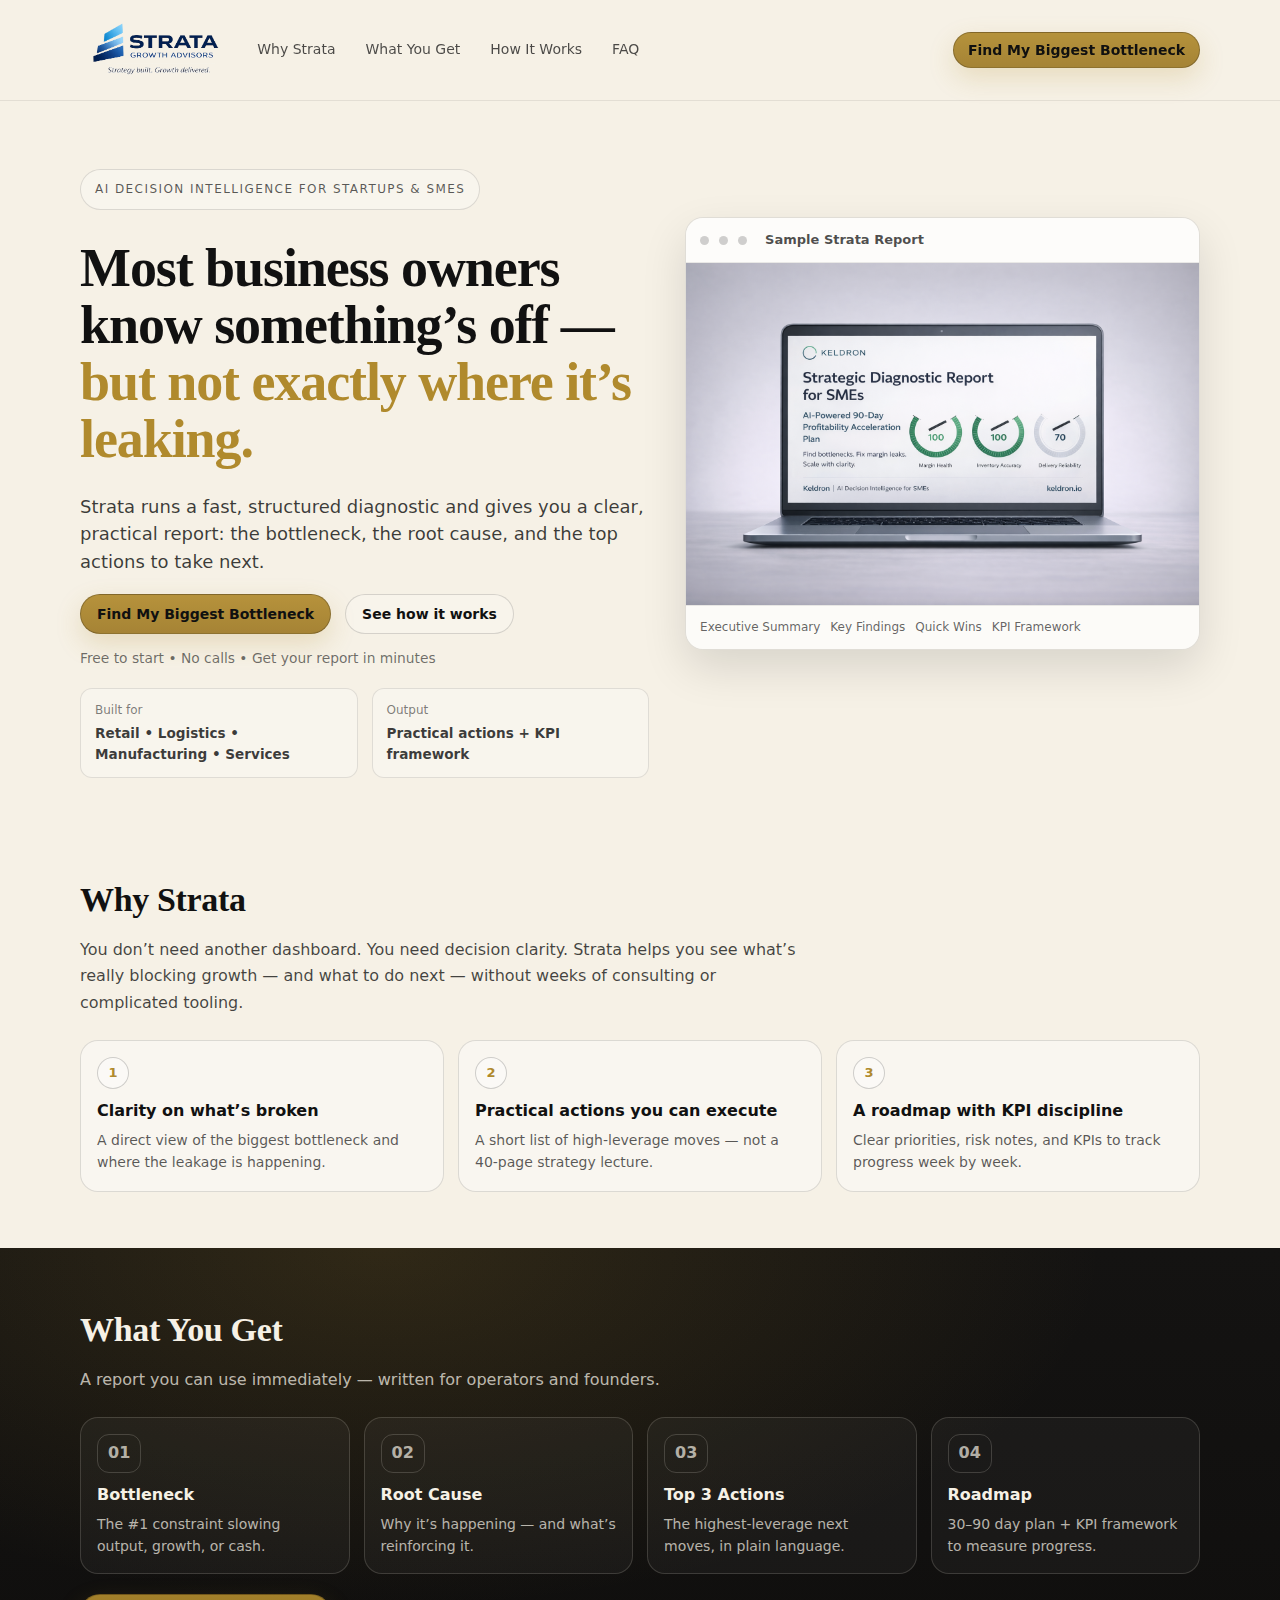
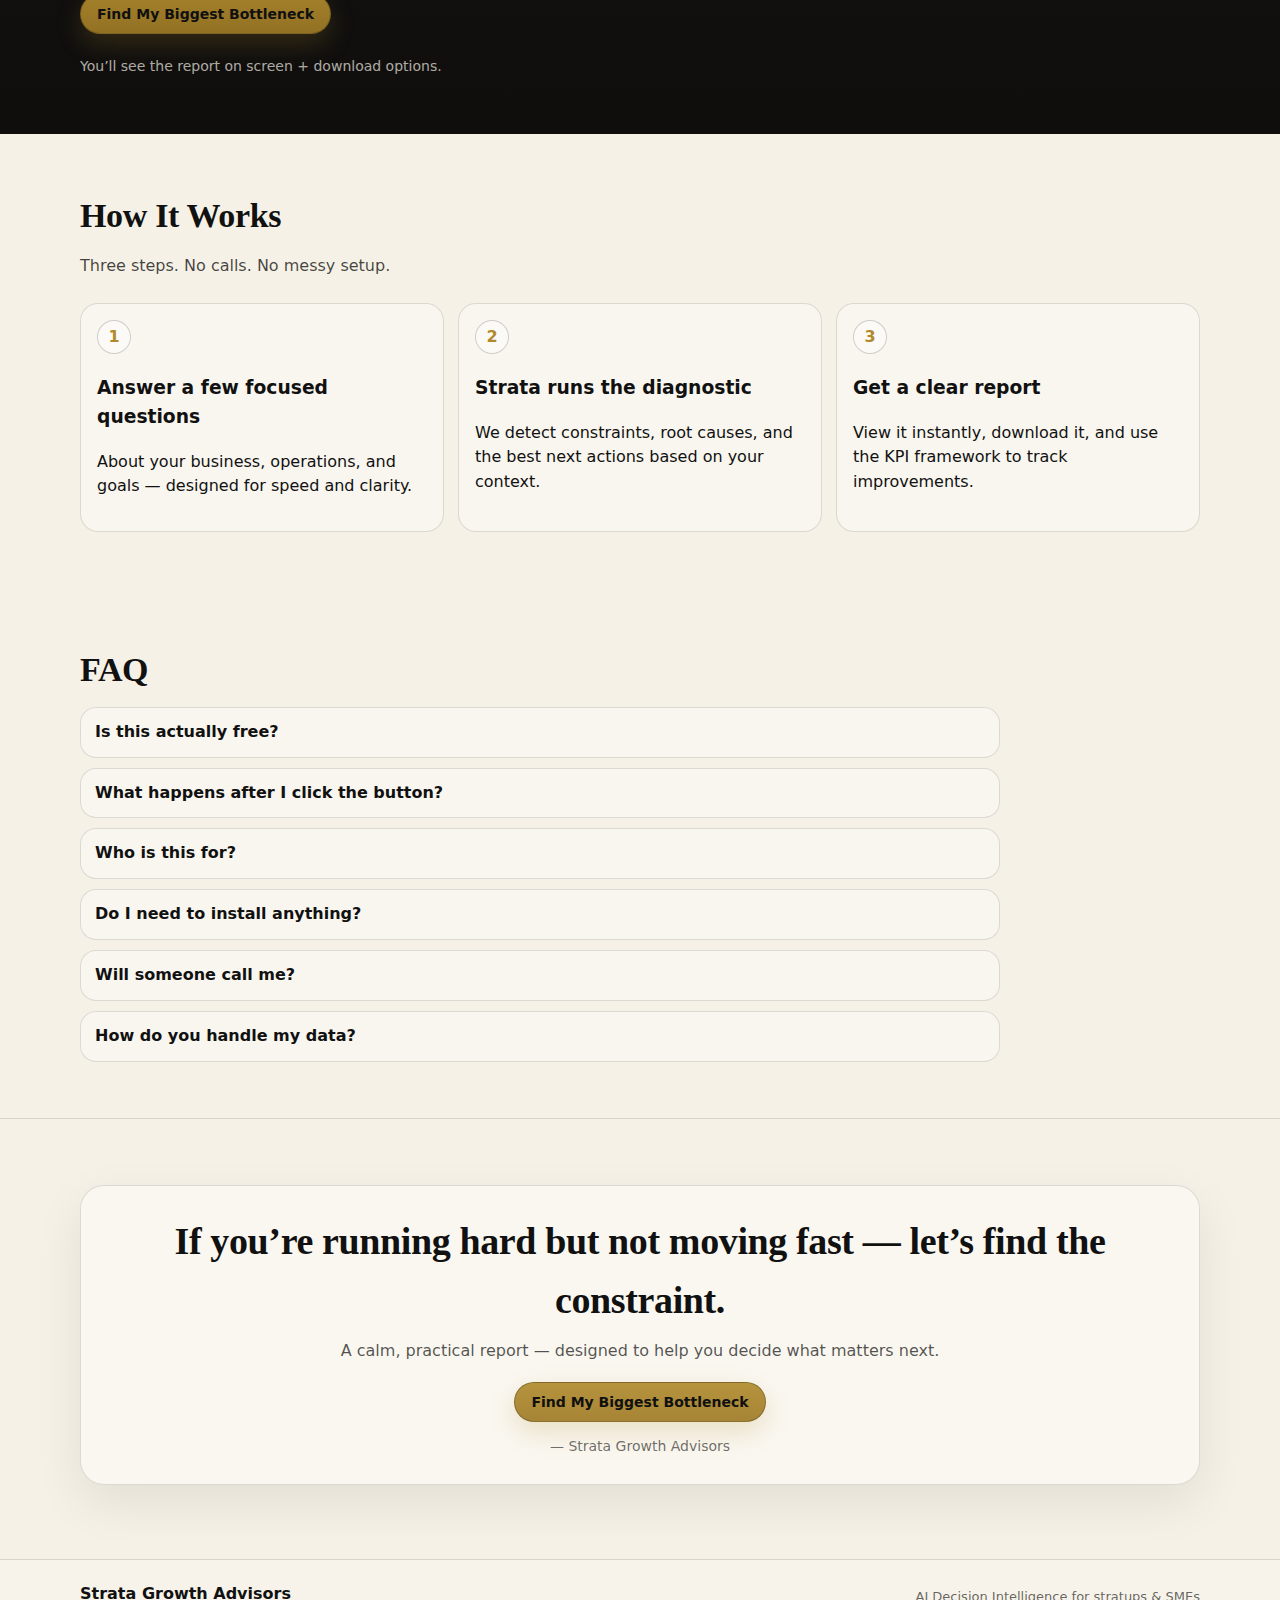
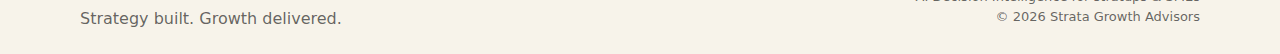
<file: index.html>
<!doctype html>
<html lang="en">
<head>
  <meta charset="utf-8" />
  <meta name="viewport" content="width=device-width, initial-scale=1" />
  <title>Strata Growth Advisors — AI Decision Intelligence for SMEs</title>
  <meta name="description" content="Find the biggest bottleneck holding your business back — and what to do next. Get an AI-generated decision intelligence report in minutes." />
  <meta name="theme-color" content="#f6f1e6" />

  <!-- ✅ Favicon -->
  <link rel="icon" href="assets/favicon.png" />
  <link rel="stylesheet" href="style.css" />

  <!-- ✅ GA4 / GTM: paste your existing GA snippet right below this line (do NOT paste inside another <script>) -->
  <!-- GA4 HERE -->
<!-- Google tag (gtag.js) -->
<script async src="https://www.googletagmanager.com/gtag/js?id=G-13ENVQTEC4"></script>
<script>
  window.dataLayer = window.dataLayer || [];
  function gtag(){dataLayer.push(arguments);}
  gtag('js', new Date());

  gtag('config', 'G-13ENVQTEC4');
</script>
  <!-- ✅ Force header logo size (so you don't need to touch style.css) -->
  <style>
    /* Bigger logo in header */
    .brand-mark { height: 80px !important; width: auto !important; }
    @media (max-width: 520px){
      .brand-mark { height: 46px !important; }
    }
  </style>

  <!-- ✅ PostHog -->
  <script>
    !function(t,e){var o,n,p,r;e.__SV=1;window.posthog=e;e._i=[];
    e.init=function(i,s,a){function g(t,e){var o=e.split(".");
    2==o.length&&(t=t[o[0]],e=o[1]);
    t[e]=function(){t.push([e].concat(Array.prototype.slice.call(arguments,0)))}}
    (p=t.createElement("script")).type="text/javascript";
    p.async=!0;p.src=s.api_host+"/static/array.js";
    (r=t.getElementsByTagName("script")[0]).parentNode.insertBefore(p,r);
    var u=e;for(void 0!==a?u=e[a]=[]:a="posthog",
    u.people=u.people||[],u.toString=function(t){
    var e="posthog";return"posthog"!==a&&(e+="."+a),t||(e+=" (stub)"),e},
    u.people.toString=function(){return u.toString(1)+".people (stub)"},
    o="capture identify alias people.set people.set_once".split(" ");
    for(n=0;n<o.length;n++)g(u,o[n]);
    e._i.push([i,s,a])};
    e.init("phc_VdE4IH6TzsXNqkBKcgqQUMvZiRlIWVwX7wAPFgsEkgT",{api_host:"https://app.posthog.com"})
    }(document,window.posthog||[]);
  </script>
</head>

<body>
  <!-- ✅ Single source of truth -->
  <!-- Loveable app URL -->
  <!-- (Used everywhere so CTAs never break) -->
  <script>
    window.STRATA_LOVABLE_URL = "https://strataadv.lovable.app";
  </script>

  <header class="site-header">
    <div class="container header-inner">
      <a class="brand" href="/" aria-label="Strata home">
        <img src="assets/strata-logo.png" alt="Strata Growth Advisors" class="brand-mark" />
      </a>

      <nav class="nav" aria-label="Primary">
        <a href="#why">Why Strata</a>
        <a href="#deliverable">What You Get</a>
        <a href="#how">How It Works</a>
        <a href="#faq">FAQ</a>
      </nav>

      <div class="header-cta">
        <a class="btn btn-primary" href="https://strataadv.lovable.app" target="_blank" rel="noopener"
           onclick="try{posthog.capture('cta_clicked',{location:'header',label:'Find My Biggest Bottleneck'});}catch(e){}">
          Find My Biggest Bottleneck
        </a>
      </div>
    </div>
  </header>

  <main>
    <!-- HERO -->
    <section class="hero" id="top">
      <div class="container hero-grid">
        <div class="hero-copy">
          <p class="kicker">AI Decision Intelligence for startups & SMEs</p>

          <h1 class="display">
            Most business owners know something’s off —
            <span class="accent">but not exactly where it’s leaking.</span>
          </h1>

          <p class="lead">
            Strata runs a fast, structured diagnostic and gives you a clear, practical report:
            the bottleneck, the root cause, and the top actions to take next.
          </p>

          <div class="hero-actions">
            <a class="btn btn-primary btn-lg" href="https://strataadv.lovable.app" target="_blank" rel="noopener"
               onclick="try{posthog.capture('cta_clicked',{location:'hero',label:'Find My Biggest Bottleneck'});}catch(e){}">
              Find My Biggest Bottleneck
            </a>
            <a class="btn btn-ghost btn-lg" href="#how"
               onclick="try{posthog.capture('secondary_clicked',{location:'hero',label:'See how it works'});}catch(e){}">
              See how it works
            </a>
          </div>

          <p class="reassurance">
            Free to start • No calls • Get your report in minutes
          </p>

          <div class="trust-row">
            <div class="trust-item">
              <span class="trust-label">Built for</span>
              <span class="trust-value">Retail • Logistics • Manufacturing • Services</span>
            </div>
            <div class="trust-item">
              <span class="trust-label">Output</span>
              <span class="trust-value">Practical actions + KPI framework</span>
            </div>
          </div>
        </div>

        <div class="hero-mock">
          <div class="mock-card">
            <div class="mock-top">
              <span class="mock-dot"></span><span class="mock-dot"></span><span class="mock-dot"></span>
              <span class="mock-title">Sample Strata Report</span>
            </div>

            <img
              src="assets/og-image.png"
              alt="Sample Strata report preview"
              class="mock-image"
              loading="lazy"
              onclick="try{posthog.capture('mock_clicked',{location:'hero'});}catch(e){}"
            />

            <div class="mock-foot">
              <span>Executive Summary</span>
              <span>Key Findings</span>
              <span>Quick Wins</span>
              <span>KPI Framework</span>
            </div>
          </div>
        </div>
      </div>
    </section>

    <!-- WHY STRATA -->
    <section class="section" id="why">
      <div class="container">
        <h2 class="section-title">Why Strata</h2>
        <p class="section-intro">
          You don’t need another dashboard. You need decision clarity.
          Strata helps you see what’s really blocking growth — and what to do next —
          without weeks of consulting or complicated tooling.
        </p>

        <div class="pillars">
          <div class="pillar">
            <div class="pillar-num">1</div>
            <h3 class="pillar-title">Clarity on what’s broken</h3>
            <p class="pillar-text">A direct view of the biggest bottleneck and where the leakage is happening.</p>
          </div>

          <div class="pillar">
            <div class="pillar-num">2</div>
            <h3 class="pillar-title">Practical actions you can execute</h3>
            <p class="pillar-text">A short list of high-leverage moves — not a 40-page strategy lecture.</p>
          </div>

          <div class="pillar">
            <div class="pillar-num">3</div>
            <h3 class="pillar-title">A roadmap with KPI discipline</h3>
            <p class="pillar-text">Clear priorities, risk notes, and KPIs to track progress week by week.</p>
          </div>
        </div>
      </div>
    </section>

    <!-- WHAT YOU GET (DARK SECTION) -->
    <section class="section section-dark" id="deliverable">
      <div class="container">
        <h2 class="section-title section-title-dark">What You Get</h2>
        <p class="section-intro section-intro-dark">
          A report you can use immediately — written for operators and founders.
        </p>

        <div class="deliverable-grid">
          <div class="deliverable-item">
            <div class="deliverable-icon">01</div>
            <h3>Bottleneck</h3>
            <p>The #1 constraint slowing output, growth, or cash.</p>
          </div>

          <div class="deliverable-item">
            <div class="deliverable-icon">02</div>
            <h3>Root Cause</h3>
            <p>Why it’s happening — and what’s reinforcing it.</p>
          </div>

          <div class="deliverable-item">
            <div class="deliverable-icon">03</div>
            <h3>Top 3 Actions</h3>
            <p>The highest-leverage next moves, in plain language.</p>
          </div>

          <div class="deliverable-item">
            <div class="deliverable-icon">04</div>
            <h3>Roadmap</h3>
            <p>30–90 day plan + KPI framework to measure progress.</p>
          </div>
        </div>

        <div class="dark-cta">
          <a class="btn btn-primary btn-lg" href="https://strataadv.lovable.app" target="_blank" rel="noopener"
             onclick="try{posthog.capture('cta_clicked',{location:'what_you_get',label:'Find My Biggest Bottleneck'});}catch(e){}">
            Find My Biggest Bottleneck
          </a>
          <p class="reassurance reassurance-dark">You’ll see the report on screen + download options.</p>
        </div>
      </div>
    </section>

    <!-- HOW IT WORKS -->
    <section class="section" id="how">
      <div class="container">
        <h2 class="section-title">How It Works</h2>
        <p class="section-intro">
          Three steps. No calls. No messy setup.
        </p>

        <div class="steps">
          <div class="step">
            <div class="step-badge">1</div>
            <h3>Answer a few focused questions</h3>
            <p>About your business, operations, and goals — designed for speed and clarity.</p>
          </div>

          <div class="step">
            <div class="step-badge">2</div>
            <h3>Strata runs the diagnostic</h3>
            <p>We detect constraints, root causes, and the best next actions based on your context.</p>
          </div>

          <div class="step">
            <div class="step-badge">3</div>
            <h3>Get a clear report</h3>
            <p>View it instantly, download it, and use the KPI framework to track improvements.</p>
          </div>
        </div>
      </div>
    </section>

    <!-- FAQ -->
    <section class="section" id="faq">
      <div class="container">
        <h2 class="section-title">FAQ</h2>

        <div class="faq">
          <details>
            <summary>Is this actually free?</summary>
            <div class="faq-content">
              Yes. You can start free and generate your first analysis report without any calls.
            </div>
          </details>

          <details>
            <summary>What happens after I click the button?</summary>
            <div class="faq-content">
              You’ll answer a short diagnostic, Strata generates your report, and you can view it on-screen.
              Download and email options are available inside the app.
            </div>
          </details>

          <details>
            <summary>Who is this for?</summary>
            <div class="faq-content">
              Startups and SMEs in retail, logistics, manufacturing, and service businesses who need
              decision clarity fast — especially around bottlenecks, leakage, and execution priorities.
            </div>
          </details>

          <details>
            <summary>Do I need to install anything?</summary>
            <div class="faq-content">
              No. It runs in the browser. No complex setup.
            </div>
          </details>

          <details>
            <summary>Will someone call me?</summary>
            <div class="faq-content">
              No. Strata is self-serve. You control the pace.
            </div>
          </details>

          <details>
            <summary>How do you handle my data?</summary>
            <div class="faq-content">
              We keep things minimal and purpose-driven. Read our
              <a href="privacy.html" onclick="try{posthog.capture('privacy_clicked',{location:'faq'});}catch(e){}">Privacy Policy</a>.
            </div>
          </details>
        </div>
      </div>
    </section>

    <!-- CLOSING CTA -->
    <section class="closing">
      <div class="container closing-inner">
        <h2 class="closing-title">If you’re running hard but not moving fast — let’s find the constraint.</h2>
        <p class="closing-text">
          A calm, practical report — designed to help you decide what matters next.
        </p>
        <a class="btn btn-primary btn-lg" href="https://strataadv.lovable.app" target="_blank" rel="noopener"
           onclick="try{posthog.capture('cta_clicked',{location:'closing',label:'Find My Biggest Bottleneck'});}catch(e){}">
          Find My Biggest Bottleneck
        </a>
        <p class="closing-signoff">— Strata Growth Advisors</p>
      </div>
    </section>
  </main>

  <footer class="site-footer">
    <div class="container footer-inner">
      <div class="footer-left">
        <div class="footer-brand">Strata Growth Advisors</div>
        <div class="footer-muted">Strategy built. Growth delivered.</div>
      </div>
      <div class="footer-right">
        <div class="footer-muted small">AI Decision Intelligence for stratups & SMEs</div>
        <div class="footer-muted small">© <span id="year"></span> Strata Growth Advisors</div>
      </div>
    </div>
  </footer>

  <script>
    document.getElementById("year").textContent = new Date().getFullYear();
    try { posthog.capture('$pageview'); } catch(e) {}
  </script>
</body>
</html>
</file>
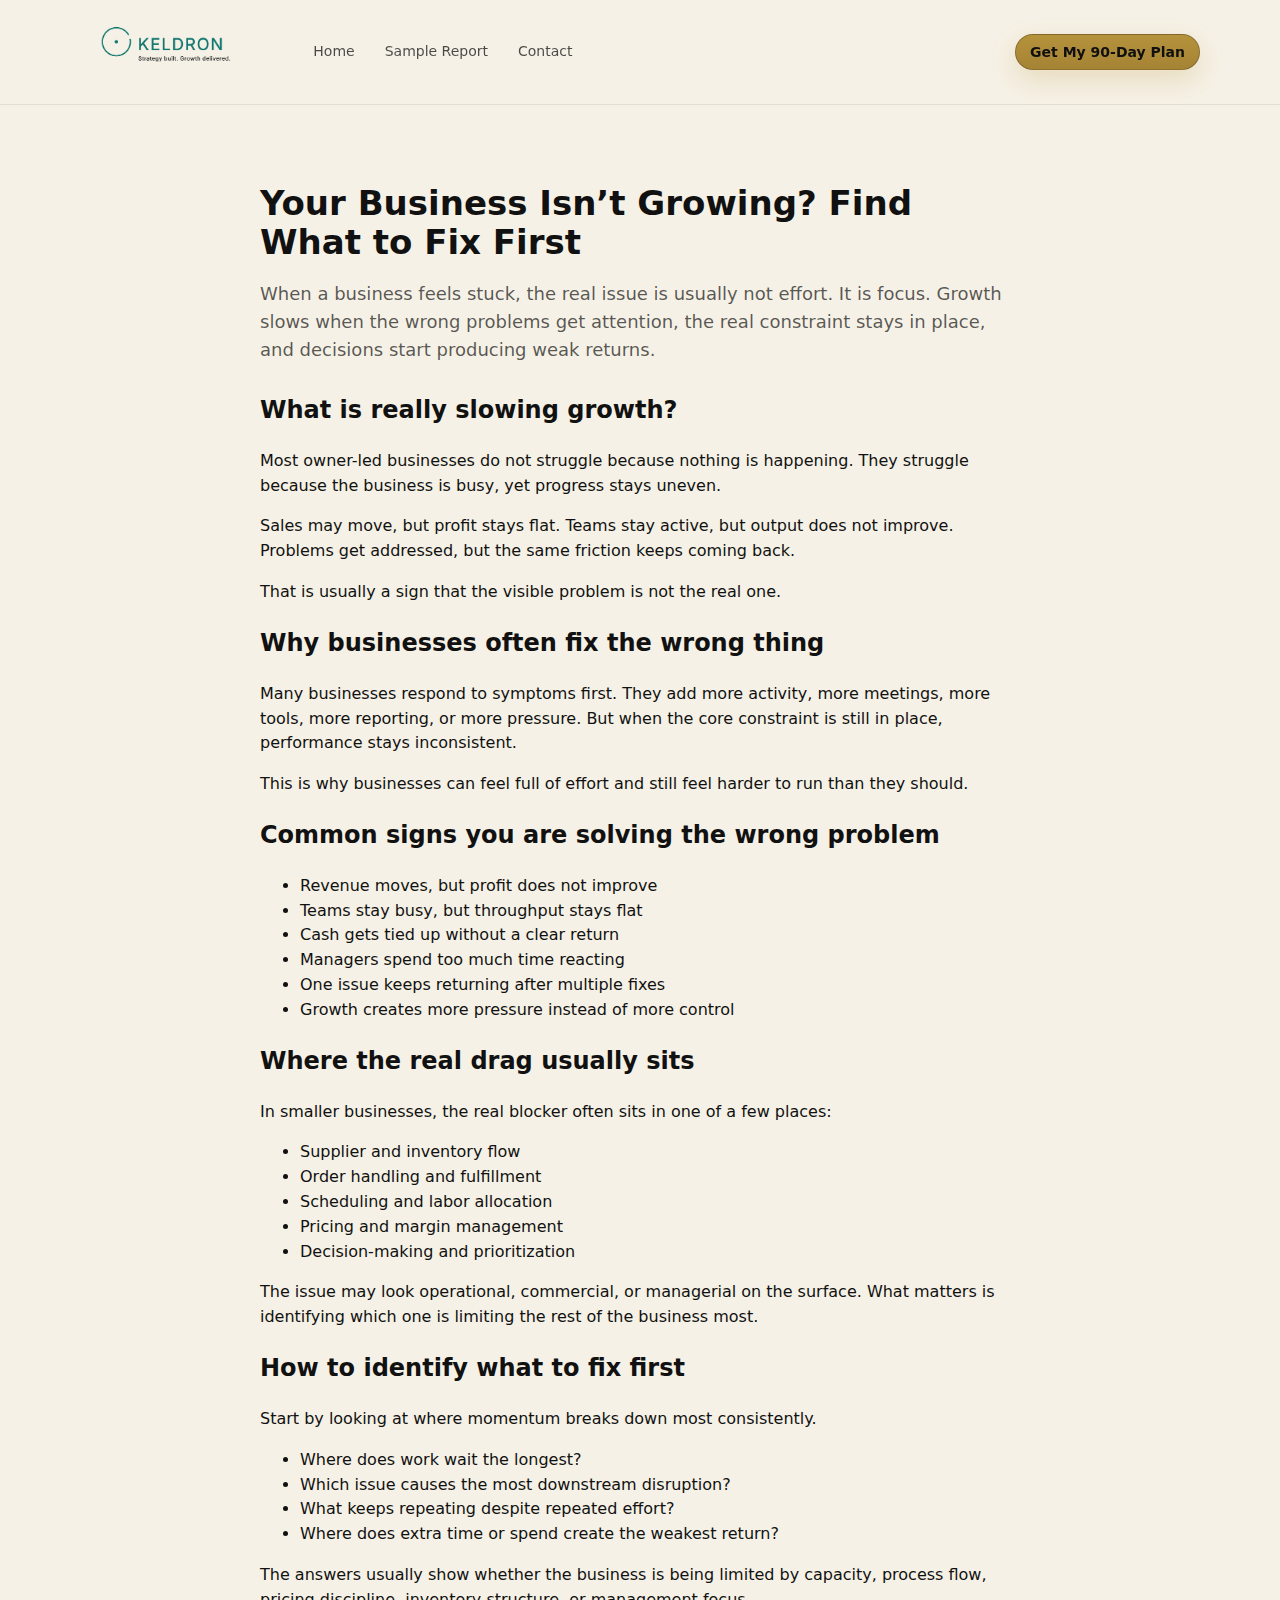
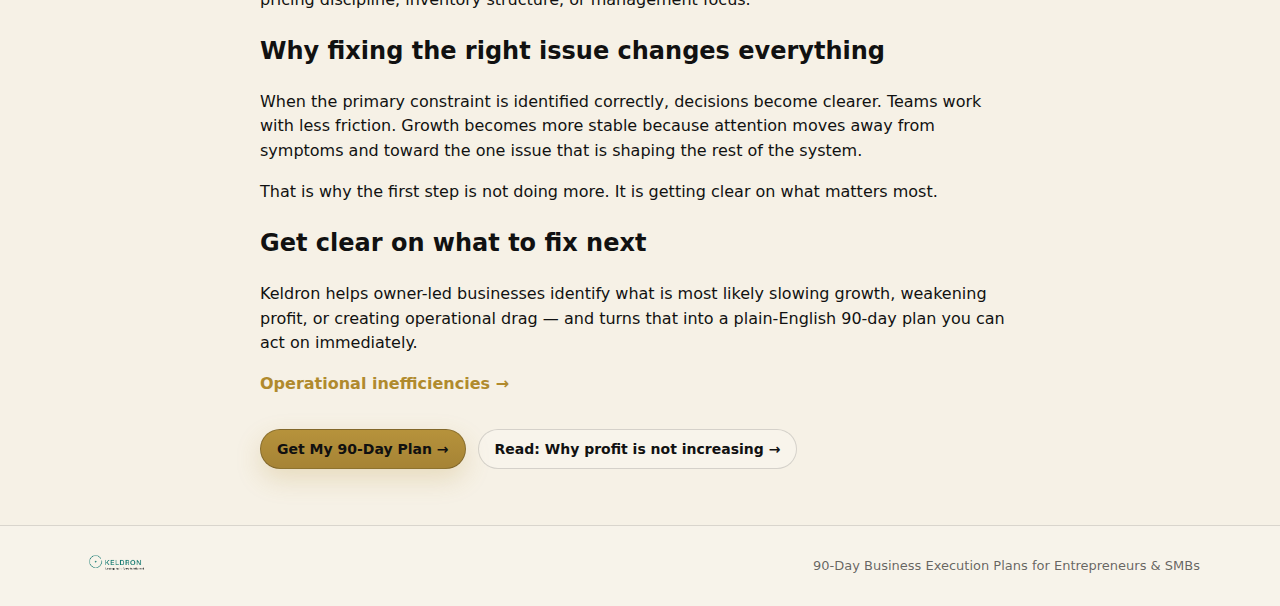
<file: business-bottlenecks.html>
<!doctype html>
<html lang="en">
<head>
  <meta charset="utf-8" />
  <meta name="viewport" content="width=device-width, initial-scale=1" />

  <title>Your Business Isn’t Growing? Find What to Fix First | Keldron</title>
  <meta name="description" content="Find what is actually slowing growth, weakening profit, or creating drag in your business. Get clear on what to fix first and what to do next." />
  <link rel="canonical" href="https://keldron.io/business-bottlenecks.html" />

  <link rel="icon" href="assets/favicon.ico" />
  <link rel="stylesheet" href="style.css" />

  <meta property="og:title" content="Your Business Isn’t Growing? Find What to Fix First | Keldron" />
  <meta property="og:description" content="Find what is actually slowing growth, weakening profit, or creating drag in your business." />
  <meta property="og:image" content="https://keldron.io/assets/og-image.png" />
  <meta property="og:url" content="https://keldron.io/business-bottlenecks.html" />
  <meta property="og:type" content="website" />

  <meta name="twitter:card" content="summary_large_image" />
  <meta name="twitter:title" content="Your Business Isn’t Growing? Find What to Fix First | Keldron" />
  <meta name="twitter:description" content="Find what to fix first and build a clearer path to growth." />
  <meta name="twitter:image" content="https://keldron.io/assets/og-image.png" />

  <script async src="https://www.googletagmanager.com/gtag/js?id=G-3YVBEJL4B2"></script>
  <script>
    window.dataLayer = window.dataLayer || [];
    function gtag(){dataLayer.push(arguments);}
    gtag('js', new Date());
    gtag('config', 'G-3YVBEJL4B2');
  </script>

  <script>
    !function(t,e){var o,n,p,r;e.__SV||(window.posthog=e,e._i=[],e.init=function(i,s,a){
    function g(t,e){var o=e.split(".");
    2==o.length&&(t=t[o[0]],e=o[1]),
    t[e]=function(){t.push([e].concat(Array.prototype.slice.call(arguments,0)))}}
    (p=t.createElement("script")).type="text/javascript",
    p.async=!0,p.src=s.api_host+"/static/array.js",
    (r=t.getElementsByTagName("script")[0]).parentNode.insertBefore(p,r);
    var u=e;for(void 0!==a?u=e[a]=[]:a="posthog",
    u.people=u.people||[],u.toString=function(t){
    var e="posthog";return"posthog"!==a&&(e+="."+a),
    t||(e+=" (stub)"),e},
    u.people.toString=function(){return u.toString(1)+".people (stub)"},
    o="capture identify alias people.set people.set_once".split(" ");
    for(n=0;n<o.length;n++)g(u,o[n]);
    e._i.push([i,s,a])},e.__SV=1)}
    (document,window.posthog||[]);
    posthog.init('phc_VdE4IH6TzsXNqkBKcgqQUMvZiRlIWVwX7wAPFgsEkgT',{
      api_host:'https://us.i.posthog.com'
    });
  </script>
</head>

<body>

<header class="site-header">
  <div class="container header-inner">
    <a class="brand" href="/">
      <img src="assets/keldron_with_tagline.png" alt="Keldron" class="brand-mark" />
    </a>

    <nav class="nav">
      <a href="/">Home</a>
      <a href="/sample-report.html">Sample Report</a>
      <a href="/contact.html">Contact</a>
    </nav>

    <div class="header-cta">
      <a class="btn btn-primary"
         href="https://app.keldron.io"
         onclick="posthog.capture('cta_clicked',{location:'bottleneck_page_header'})">
        Get My 90-Day Plan
      </a>
    </div>
  </div>
</header>

<main>
  <section class="section">
    <div class="container" style="max-width:760px;">

      <h1 style="font-size:34px; margin-bottom:16px; line-height:1.15;">
        Your Business Isn’t Growing? Find What to Fix First
      </h1>

      <p style="font-size:18px; color:rgba(17,17,17,0.7); margin-bottom:28px;">
        When a business feels stuck, the real issue is usually not effort. It is focus. Growth slows when the wrong problems get attention, the real constraint stays in place, and decisions start producing weak returns.
      </p>

      <h2>What is really slowing growth?</h2>
      <p>
        Most owner-led businesses do not struggle because nothing is happening. They struggle because the business is busy, yet progress stays uneven.
      </p>

      <p>
        Sales may move, but profit stays flat. Teams stay active, but output does not improve. Problems get addressed, but the same friction keeps coming back.
      </p>

      <p>
        That is usually a sign that the visible problem is not the real one.
      </p>

      <h2>Why businesses often fix the wrong thing</h2>
      <p>
        Many businesses respond to symptoms first. They add more activity, more meetings, more tools, more reporting, or more pressure. But when the core constraint is still in place, performance stays inconsistent.
      </p>

      <p>
        This is why businesses can feel full of effort and still feel harder to run than they should.
      </p>

      <h2>Common signs you are solving the wrong problem</h2>
      <ul>
        <li>Revenue moves, but profit does not improve</li>
        <li>Teams stay busy, but throughput stays flat</li>
        <li>Cash gets tied up without a clear return</li>
        <li>Managers spend too much time reacting</li>
        <li>One issue keeps returning after multiple fixes</li>
        <li>Growth creates more pressure instead of more control</li>
      </ul>

      <h2>Where the real drag usually sits</h2>
      <p>
        In smaller businesses, the real blocker often sits in one of a few places:
      </p>

      <ul>
        <li>Supplier and inventory flow</li>
        <li>Order handling and fulfillment</li>
        <li>Scheduling and labor allocation</li>
        <li>Pricing and margin management</li>
        <li>Decision-making and prioritization</li>
      </ul>

      <p>
        The issue may look operational, commercial, or managerial on the surface. What matters is identifying which one is limiting the rest of the business most.
      </p>

      <h2>How to identify what to fix first</h2>
      <p>
        Start by looking at where momentum breaks down most consistently.
      </p>

      <ul>
        <li>Where does work wait the longest?</li>
        <li>Which issue causes the most downstream disruption?</li>
        <li>What keeps repeating despite repeated effort?</li>
        <li>Where does extra time or spend create the weakest return?</li>
      </ul>

      <p>
        The answers usually show whether the business is being limited by capacity, process flow, pricing discipline, inventory structure, or management focus.
      </p>

      <h2>Why fixing the right issue changes everything</h2>
      <p>
        When the primary constraint is identified correctly, decisions become clearer. Teams work with less friction. Growth becomes more stable because attention moves away from symptoms and toward the one issue that is shaping the rest of the system.
      </p>

      <p>
        That is why the first step is not doing more. It is getting clear on what matters most.
      </p>

      <h2>Get clear on what to fix next</h2>
      <p>
        Keldron helps owner-led businesses identify what is most likely slowing growth, weakening profit, or creating operational drag — and turns that into a plain-English 90-day plan you can act on immediately.
      </p>

      <div style="margin-top:16px; display:flex; gap:12px; flex-wrap:wrap;">
        <a href="/operational-inefficiencies.html" style="color:var(--gold); font-weight:600;">
          Operational inefficiencies →
        </a>
      </div>

      <div style="margin-top:32px; display:flex; gap:12px; flex-wrap:wrap;">
        <a class="btn btn-primary btn-lg"
           href="https://app.keldron.io"
           onclick="posthog.capture('cta_clicked',{location:'bottleneck_page_bottom'})">
          Get My 90-Day Plan →
        </a>
        <a class="btn btn-ghost btn-lg"
           href="/profit-not-increasing.html"
           onclick="posthog.capture('internal_link_clicked',{location:'bottleneck_page_to_profit_page'})">
          Read: Why profit is not increasing →
        </a>
      </div>

    </div>
  </section>
</main>

<footer class="site-footer">
  <div class="container footer-inner">
    <div class="footer-left">
      <img src="assets/keldron_with_tagline.png" alt="Keldron" style="height:36px;" />
    </div>
    <div class="footer-right">
      <div class="footer-muted small">90-Day Business Execution Plans for Entrepreneurs &amp; SMBs</div>
    </div>
  </div>
</footer>

</body>
</html>
</file>
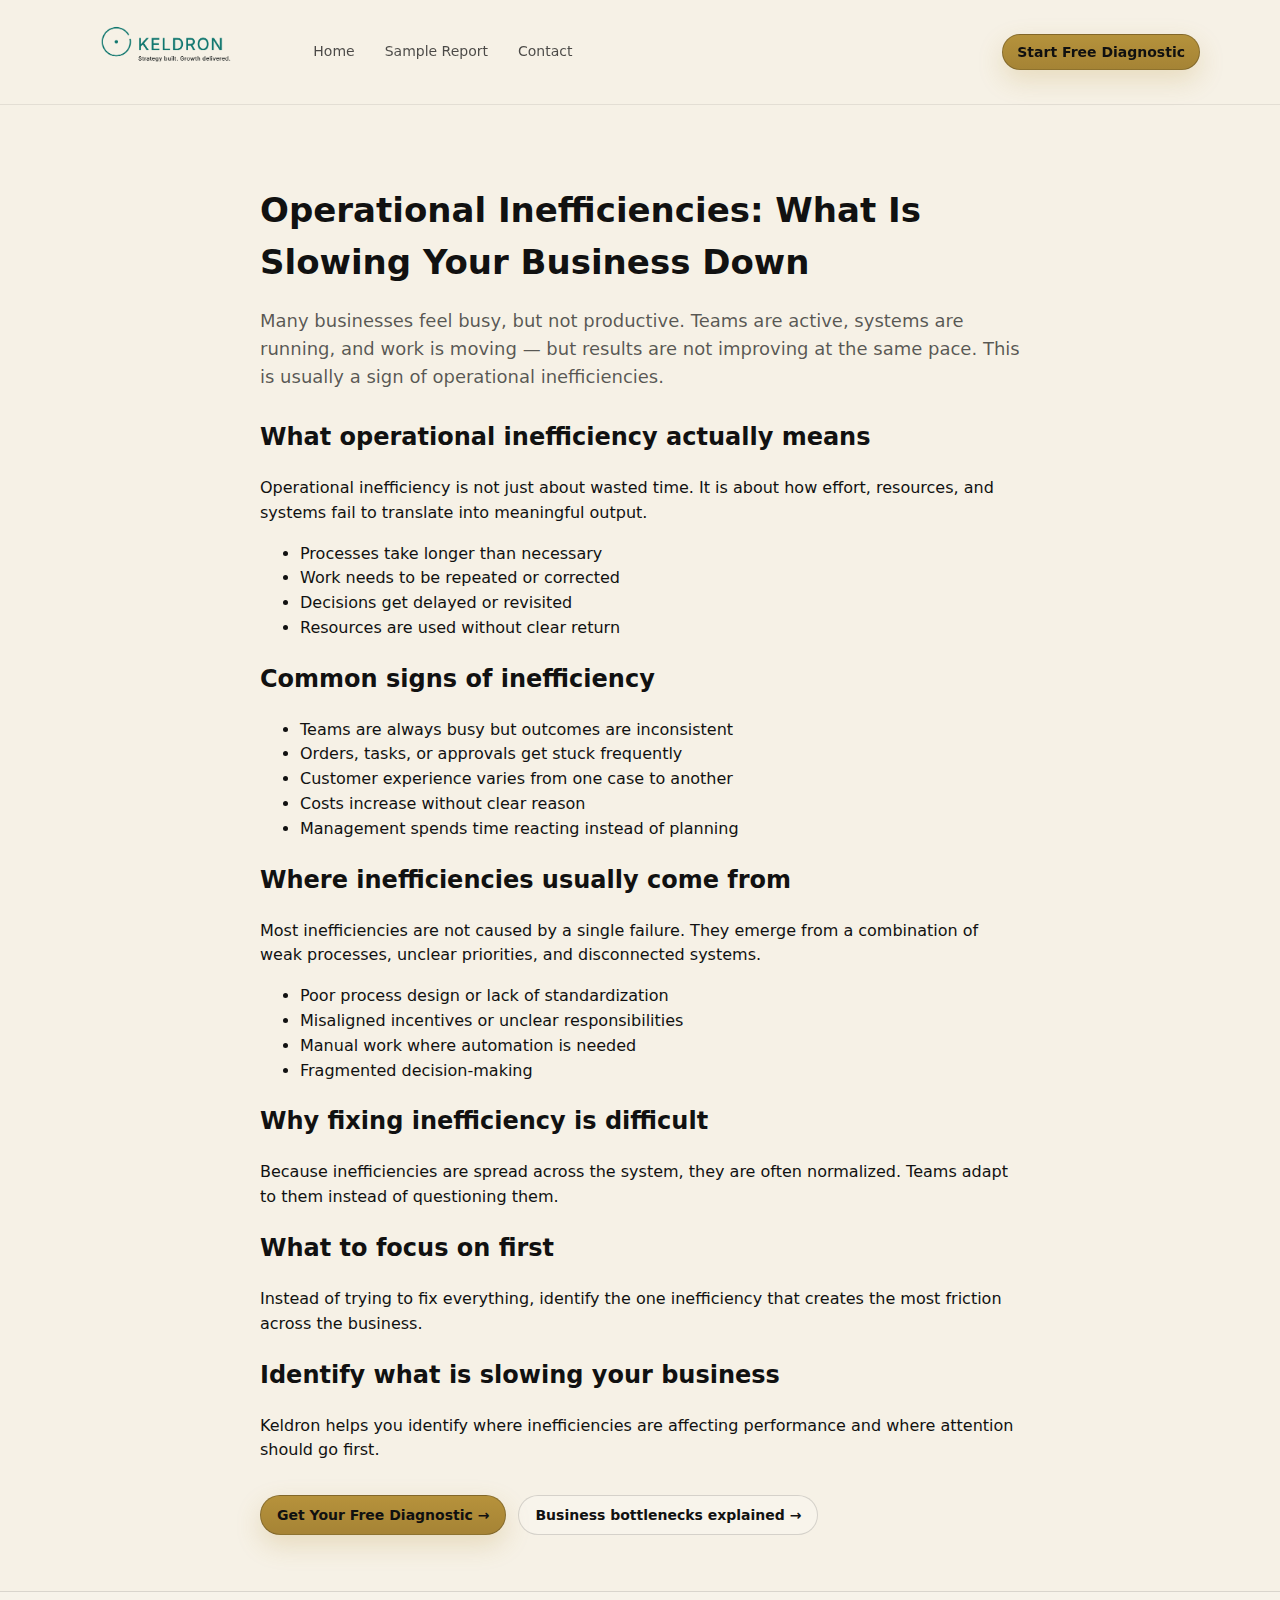
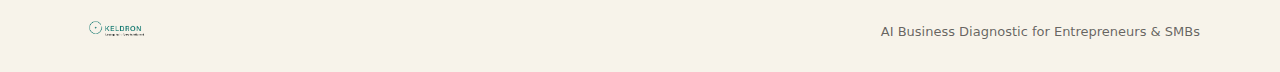
<file: operational-inefficiencies.html>
<!doctype html>
<html lang="en">
<head>
  <meta charset="utf-8" />
  <meta name="viewport" content="width=device-width, initial-scale=1" />

  <title>Operational Inefficiencies: What Is Slowing Your Business Down | Keldron</title>
  <meta name="description" content="Learn how operational inefficiencies silently reduce profit and slow growth. Identify what is not working and what to fix first." />
  <link rel="canonical" href="https://keldron.io/operational-inefficiencies.html" />

  <link rel="icon" href="assets/favicon.ico" />
  <link rel="stylesheet" href="style.css" />

  <!-- GA + PostHog same as other pages -->
</head>

<body>

<header class="site-header">
  <div class="container header-inner">
    <a class="brand" href="/">
      <img src="assets/keldron_with_tagline.png" alt="Keldron" class="brand-mark" />
    </a>

    <nav class="nav">
      <a href="/">Home</a>
      <a href="/sample-report.html">Sample Report</a>
      <a href="/contact.html">Contact</a>
    </nav>

    <div class="header-cta">
      <a class="btn btn-primary" href="https://app.keldron.io">
        Start Free Diagnostic
      </a>
    </div>
  </div>
</header>

<main>
  <section class="section">
    <div class="container" style="max-width:760px;">

      <h1 style="font-size:34px; margin-bottom:16px;">
        Operational Inefficiencies: What Is Slowing Your Business Down
      </h1>

      <p style="font-size:18px; color:rgba(17,17,17,0.7); margin-bottom:28px;">
        Many businesses feel busy, but not productive. Teams are active, systems are running, and work is moving — but results are not improving at the same pace. This is usually a sign of operational inefficiencies.
      </p>

      <h2>What operational inefficiency actually means</h2>
      <p>
        Operational inefficiency is not just about wasted time. It is about how effort, resources, and systems fail to translate into meaningful output.
      </p>

      <ul>
        <li>Processes take longer than necessary</li>
        <li>Work needs to be repeated or corrected</li>
        <li>Decisions get delayed or revisited</li>
        <li>Resources are used without clear return</li>
      </ul>

      <h2>Common signs of inefficiency</h2>
      <ul>
        <li>Teams are always busy but outcomes are inconsistent</li>
        <li>Orders, tasks, or approvals get stuck frequently</li>
        <li>Customer experience varies from one case to another</li>
        <li>Costs increase without clear reason</li>
        <li>Management spends time reacting instead of planning</li>
      </ul>

      <h2>Where inefficiencies usually come from</h2>
      <p>
        Most inefficiencies are not caused by a single failure. They emerge from a combination of weak processes, unclear priorities, and disconnected systems.
      </p>

      <ul>
        <li>Poor process design or lack of standardization</li>
        <li>Misaligned incentives or unclear responsibilities</li>
        <li>Manual work where automation is needed</li>
        <li>Fragmented decision-making</li>
      </ul>

      <h2>Why fixing inefficiency is difficult</h2>
      <p>
        Because inefficiencies are spread across the system, they are often normalized. Teams adapt to them instead of questioning them.
      </p>

      <h2>What to focus on first</h2>
      <p>
        Instead of trying to fix everything, identify the one inefficiency that creates the most friction across the business.
      </p>

      <h2>Identify what is slowing your business</h2>
      <p>
        Keldron helps you identify where inefficiencies are affecting performance and where attention should go first.
      </p>

      <div style="margin-top:32px; display:flex; gap:12px; flex-wrap:wrap;">
        <a class="btn btn-primary btn-lg" href="https://app.keldron.io">
          Get Your Free Diagnostic →
        </a>

        <a class="btn btn-ghost btn-lg" href="/business-bottlenecks.html">
          Business bottlenecks explained →
        </a>
      </div>

    </div>
  </section>
</main>

<footer class="site-footer">
  <div class="container footer-inner">
    <div class="footer-left">
      <img src="assets/keldron_with_tagline.png" style="height:36px;" />
    </div>
    <div class="footer-right">
      <div class="footer-muted small">AI Business Diagnostic for Entrepreneurs & SMBs</div>
    </div>
  </div>
</footer>

</body>
</html>
</file>
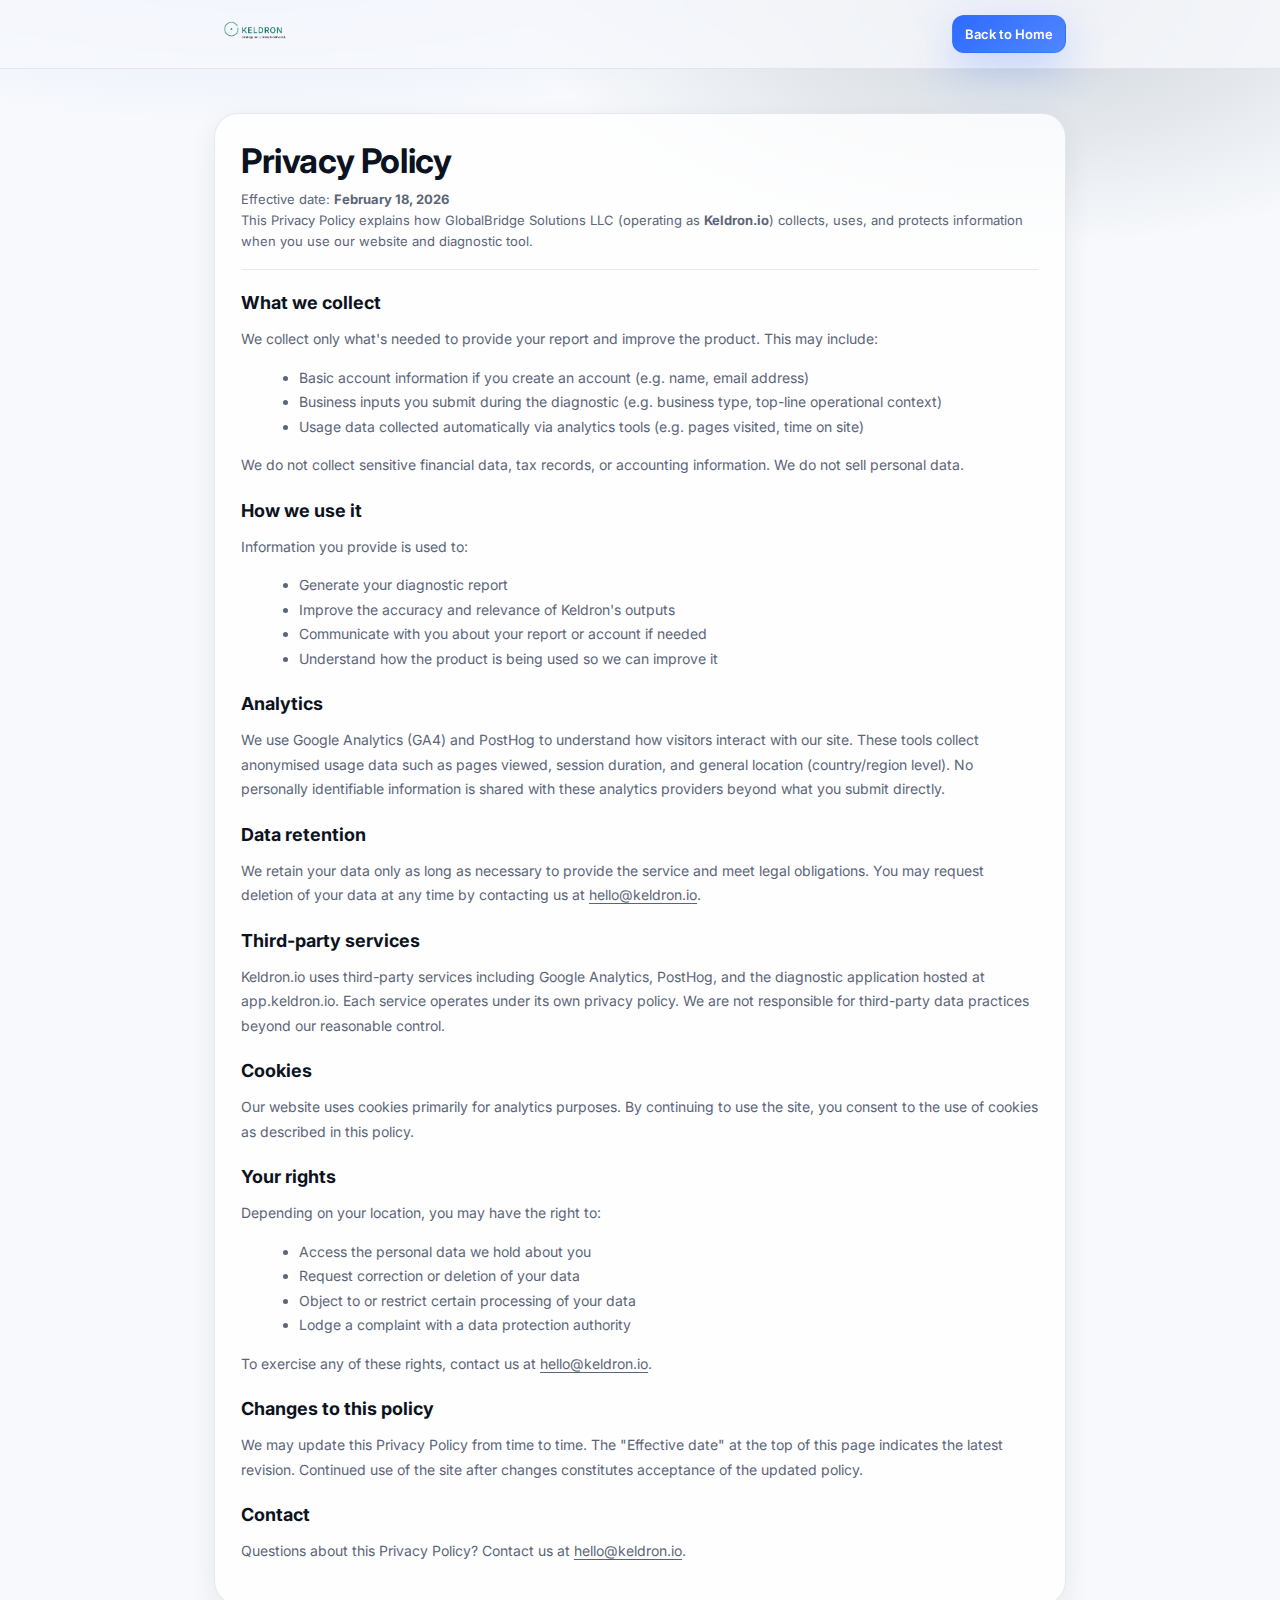
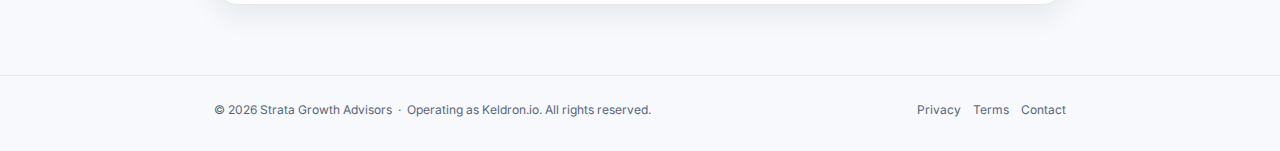
<file: privacy.html>
<!doctype html>
<html lang="en">
<head>
  <meta charset="utf-8" />
  <meta name="viewport" content="width=device-width, initial-scale=1" />

  <title>Privacy Policy | Keldron.io</title>
  <meta name="description" content="Privacy Policy for Keldron.io. We collect only what's needed to provide your report and improve the product." />
  <meta name="robots" content="index,follow" />
  <link rel="canonical" href="https://keldron.io/privacy.html" />
  <link rel="icon" href="/assets/favicon.ico" />

  <link rel="preconnect" href="https://fonts.googleapis.com">
  <link rel="preconnect" href="https://fonts.gstatic.com" crossorigin>
  <link href="https://fonts.googleapis.com/css2?family=Inter:wght@400;500;600;700&display=swap" rel="stylesheet">

  <style>
    :root{
      --bg:#F7F9FC; --card:#FFFFFF; --text:#0B1220; --muted:#5B6577;
      --border: rgba(15, 42, 68, 0.12);
      --navy:#0F2A44; --blue:#2E6BFF; --blue2:#4F86FF;
      --shadow:0 18px 50px rgba(15, 42, 68, 0.10);
      --shadow2:0 10px 28px rgba(15, 42, 68, 0.08);
      --max: 900px;
    }
    *{box-sizing:border-box}
    body{
      margin:0;
      font-family: Inter, system-ui, -apple-system, Segoe UI, Roboto, Arial, sans-serif;
      color:var(--text);
      background:
        radial-gradient(1200px 500px at 20% -10%, rgba(46, 107, 255, 0.20), transparent 60%),
        radial-gradient(900px 450px at 80% 0%, rgba(15, 42, 68, 0.18), transparent 55%),
        var(--bg);
    }
    a{color:inherit; text-decoration:none}
    .container{max-width:var(--max); margin:0 auto; padding: 0 24px}
    .header{
      position:sticky; top:0; z-index:50;
      backdrop-filter: blur(10px);
      background: rgba(247,249,252,0.78);
      border-bottom: 1px solid rgba(15, 42, 68, 0.08);
    }
    .headerInner{
      display:flex; align-items:center; justify-content:space-between;
      padding:14px 0;
    }
    .brand{display:flex; align-items:center; gap:12px}
    .brandText{display:flex; flex-direction:column; line-height:1.1}
    .brandName{font-weight:700; font-size:16px}
    .brandTag{font-size:12px; color:var(--muted)}
    .btn{
      border:1px solid var(--border);
      background: var(--card);
      padding: 10px 12px;
      border-radius: 12px;
      font-weight:600;
      font-size:13px;
      cursor:pointer;
      box-shadow: 0 1px 0 rgba(0,0,0,0.02);
      transition: transform 120ms ease, box-shadow 120ms ease;
      user-select:none;
      display:inline-flex; align-items:center; gap:8px;
    }
    .btn:hover{transform: translateY(-1px); box-shadow: var(--shadow2)}
    .btnPrimary{
      border-color: rgba(46,107,255,0.35);
      background: linear-gradient(135deg, var(--blue), var(--blue2));
      color:white;
      box-shadow: 0 16px 40px rgba(46,107,255,0.25);
    }
    main{padding: 44px 0 70px}
    .card{
      background: rgba(255,255,255,0.80);
      border: 1px solid rgba(15,42,68,0.10);
      border-radius: 24px;
      box-shadow: var(--shadow2);
      padding: 26px;
    }
    h1{margin:0 0 8px; font-size:34px; letter-spacing:-0.4px}
    .meta{margin:0 0 18px; color:var(--muted); font-size:13px; line-height:1.6}
    h2{margin:22px 0 10px; font-size:18px}
    p, li{color:var(--muted); line-height:1.75; font-size:14px}
    ul{margin:10px 0 0 18px}
    .divider{height:1px; background: rgba(15,42,68,0.10); margin:18px 0}
    footer{
      padding: 26px 0 34px;
      border-top: 1px solid rgba(15,42,68,0.08);
      color: var(--muted);
      font-size:12px;
    }
    .footerRow{display:flex; flex-direction:column; gap:10px}
    @media(min-width:720px){
      .footerRow{flex-direction:row; align-items:center; justify-content:space-between}
    }
    .links{display:flex; gap:12px; flex-wrap:wrap}
    .links a:hover{color:var(--text)}
  </style>
</head>
<body>
  <header class="header">
    <div class="container">
      <div class="headerInner">
        <a href="/" class="brand" aria-label="Keldron.io">
          <img
            src="/assets/keldron_with_tagline.png"
            alt="Keldron"
            style="height:40px; width:auto; display:block;"
            onerror="this.style.display='none'; this.nextElementSibling.style.display='flex';"
          />
          <div class="brandText" style="display:none;">
            <div class="brandName">Keldron.io</div>
            <div class="brandTag">AI Decision Intelligence for SMBs</div>
          </div>
        </a>
        <a class="btn btnPrimary" href="/">Back to Home</a>
      </div>
    </div>
  </header>

  <main>
    <div class="container">
      <div class="card">
        <h1>Privacy Policy</h1>
        <p class="meta">
          Effective date: <strong>February 18, 2026</strong><br/>
          This Privacy Policy explains how GlobalBridge Solutions LLC (operating as <strong>Keldron.io</strong>)
          collects, uses, and protects information when you use our website and diagnostic tool.
        </p>

        <div class="divider"></div>

        <h2>What we collect</h2>
        <p>We collect only what's needed to provide your report and improve the product. This may include:</p>
        <ul>
          <li>Basic account information if you create an account (e.g. name, email address)</li>
          <li>Business inputs you submit during the diagnostic (e.g. business type, top-line operational context)</li>
          <li>Usage data collected automatically via analytics tools (e.g. pages visited, time on site)</li>
        </ul>
        <p>We do not collect sensitive financial data, tax records, or accounting information. We do not sell personal data.</p>

        <h2>How we use it</h2>
        <p>Information you provide is used to:</p>
        <ul>
          <li>Generate your diagnostic report</li>
          <li>Improve the accuracy and relevance of Keldron's outputs</li>
          <li>Communicate with you about your report or account if needed</li>
          <li>Understand how the product is being used so we can improve it</li>
        </ul>

        <h2>Analytics</h2>
        <p>
          We use Google Analytics (GA4) and PostHog to understand how visitors interact with our site.
          These tools collect anonymised usage data such as pages viewed, session duration, and general
          location (country/region level). No personally identifiable information is shared with these
          analytics providers beyond what you submit directly.
        </p>

        <h2>Data retention</h2>
        <p>
          We retain your data only as long as necessary to provide the service and meet legal obligations.
          You may request deletion of your data at any time by contacting us at
          <a href="mailto:hello@keldron.io" style="border-bottom:1px solid currentColor;">hello@keldron.io</a>.
        </p>

        <h2>Third-party services</h2>
        <p>
          Keldron.io uses third-party services including Google Analytics, PostHog, and the diagnostic
          application hosted at app.keldron.io. Each service operates under its own privacy policy.
          We are not responsible for third-party data practices beyond our reasonable control.
        </p>

        <h2>Cookies</h2>
        <p>
          Our website uses cookies primarily for analytics purposes. By continuing to use the site,
          you consent to the use of cookies as described in this policy.
        </p>

        <h2>Your rights</h2>
        <p>Depending on your location, you may have the right to:</p>
        <ul>
          <li>Access the personal data we hold about you</li>
          <li>Request correction or deletion of your data</li>
          <li>Object to or restrict certain processing of your data</li>
          <li>Lodge a complaint with a data protection authority</li>
        </ul>
        <p>To exercise any of these rights, contact us at <a href="mailto:hello@keldron.io" style="border-bottom:1px solid currentColor;">hello@keldron.io</a>.</p>

        <h2>Changes to this policy</h2>
        <p>
          We may update this Privacy Policy from time to time. The "Effective date" at the top of this
          page indicates the latest revision. Continued use of the site after changes constitutes
          acceptance of the updated policy.
        </p>

        <h2>Contact</h2>
        <p>
          Questions about this Privacy Policy? Contact us at
          <a href="mailto:hello@keldron.io" style="border-bottom:1px solid currentColor;">hello@keldron.io</a>.
        </p>
      </div>
    </div>
  </main>

  <footer>
    <div class="container">
      <div class="footerRow">
        <div>© <span id="year"></span> Strata Growth Advisors &nbsp;·&nbsp; Operating as Keldron.io. All rights reserved.</div>
        <div class="links">
          <a href="/privacy.html">Privacy</a>
          <a href="/terms.html">Terms</a>
          <a href="mailto:hello@keldron.io">Contact</a>
        </div>
      </div>
    </div>
  </footer>

  <script>
    document.getElementById("year").textContent = new Date().getFullYear();
  </script>
</body>
</html>
</file>
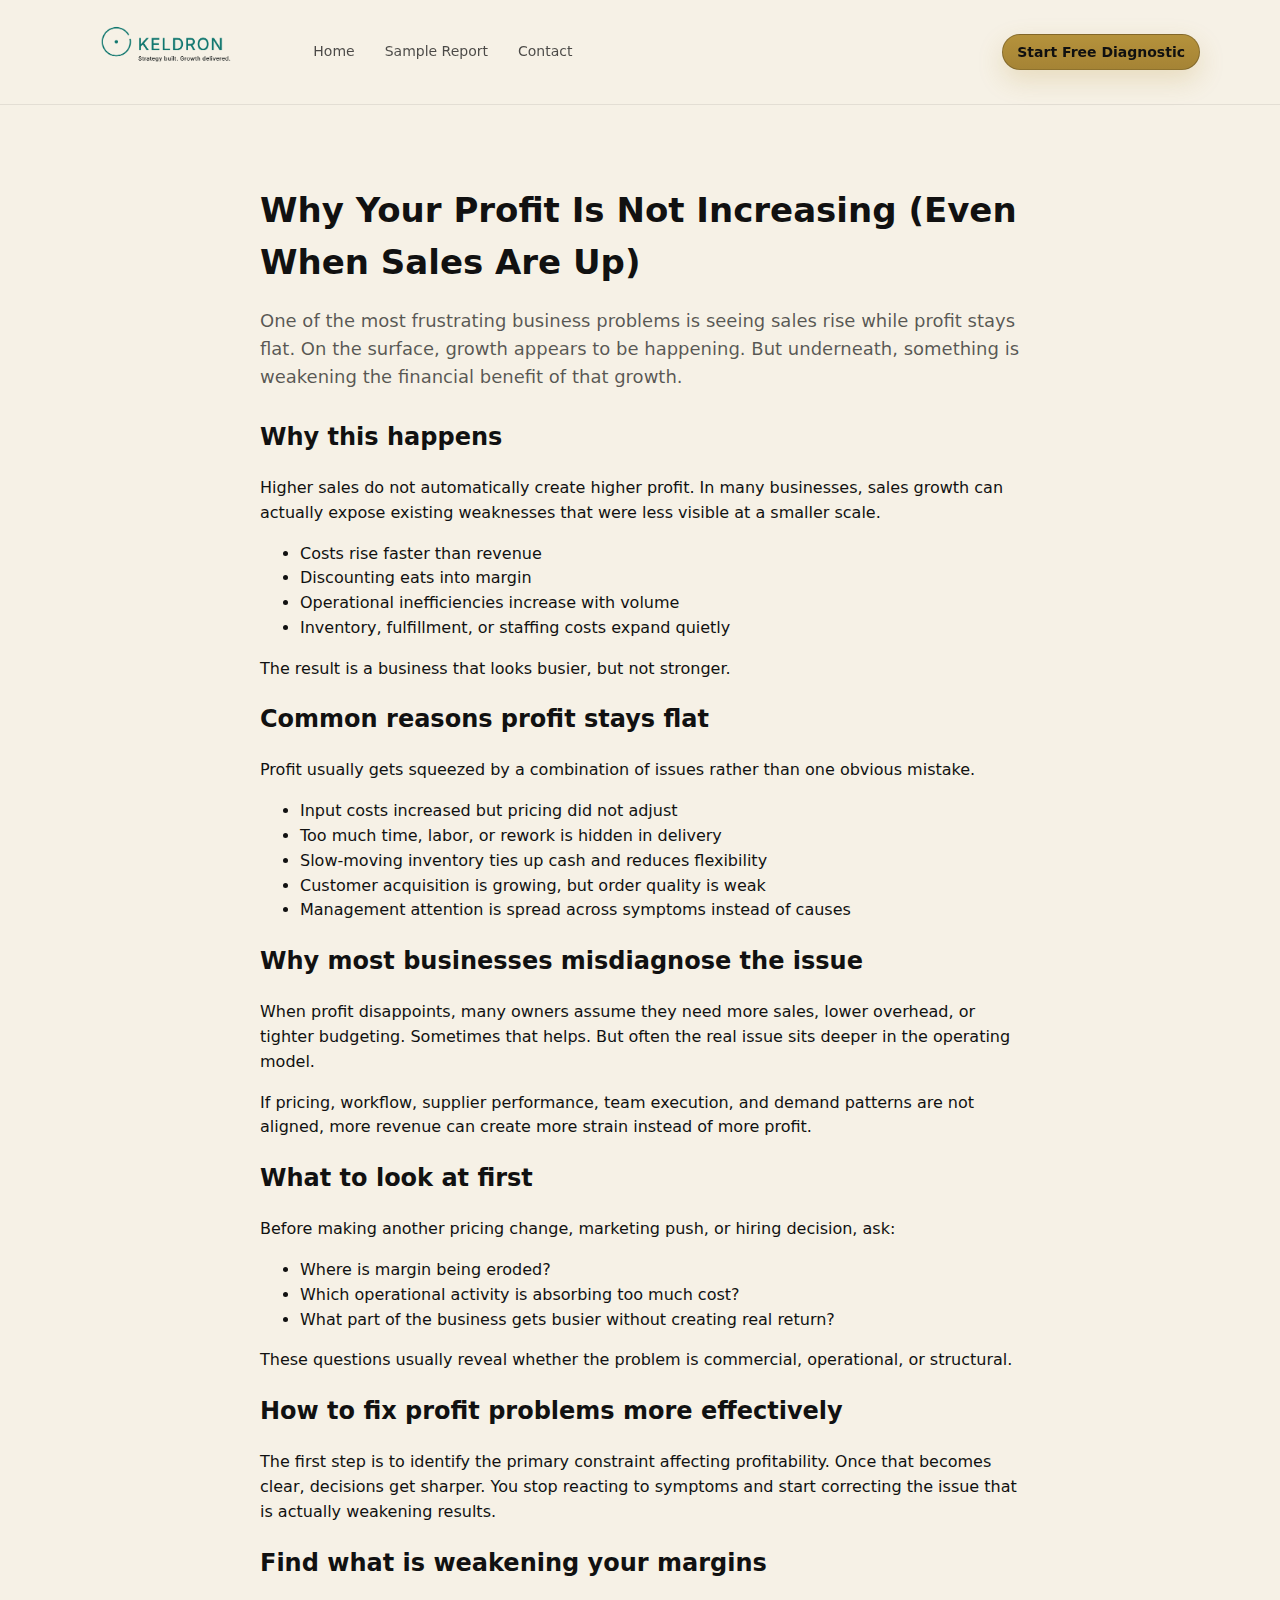
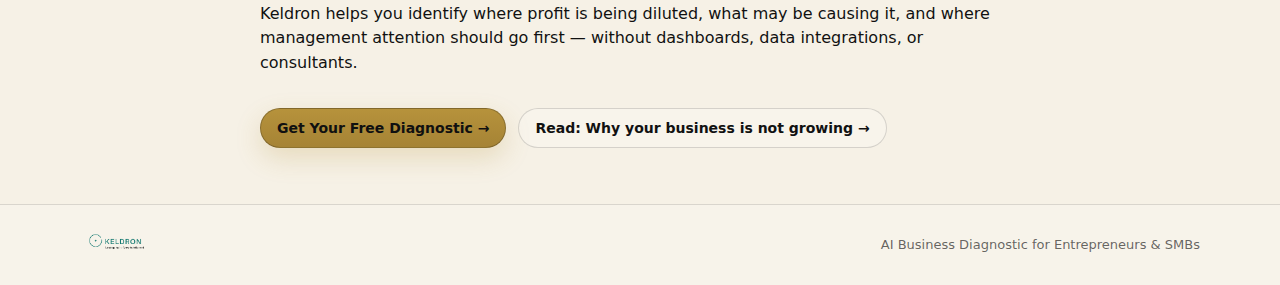
<file: profit-not-increasing.html>
<!doctype html>
<html lang="en">
<head>
  <meta charset="utf-8" />
  <meta name="viewport" content="width=device-width, initial-scale=1" />

  <title>Why Your Profit Is Not Increasing (Even When Sales Are Up) | Keldron</title>
  <meta name="description" content="Sales are up but profit is not increasing? Learn the common reasons profit stays flat and how to identify the bottleneck, margin erosion, or operational issue causing it." />
  <link rel="canonical" href="https://keldron.io/profit-not-increasing.html" />

  <link rel="icon" href="assets/favicon.ico" />
  <link rel="stylesheet" href="style.css" />

  <meta property="og:title" content="Why Your Profit Is Not Increasing (Even When Sales Are Up) | Keldron" />
  <meta property="og:description" content="Find out why sales growth is not turning into profit growth — and what to fix first." />
  <meta property="og:image" content="https://keldron.io/assets/og-image.png" />
  <meta property="og:url" content="https://keldron.io/profit-not-increasing.html" />
  <meta property="og:type" content="website" />

  <meta name="twitter:card" content="summary_large_image" />
  <meta name="twitter:title" content="Why Your Profit Is Not Increasing (Even When Sales Are Up) | Keldron" />
  <meta name="twitter:description" content="Sales are rising but profit is not? Learn the real reasons and what to fix first." />
  <meta name="twitter:image" content="https://keldron.io/assets/og-image.png" />

  <script async src="https://www.googletagmanager.com/gtag/js?id=G-3YVBEJL4B2"></script>
  <script>
    window.dataLayer = window.dataLayer || [];
    function gtag(){dataLayer.push(arguments);}
    gtag('js', new Date());
    gtag('config', 'G-3YVBEJL4B2');
  </script>

  <script>
    !function(t,e){var o,n,p,r;e.__SV||(window.posthog=e,e._i=[],e.init=function(i,s,a){
    function g(t,e){var o=e.split(".");
    2==o.length&&(t=t[o[0]],e=o[1]),
    t[e]=function(){t.push([e].concat(Array.prototype.slice.call(arguments,0)))}}
    (p=t.createElement("script")).type="text/javascript",
    p.async=!0,p.src=s.api_host+"/static/array.js",
    (r=t.getElementsByTagName("script")[0]).parentNode.insertBefore(p,r);
    var u=e;for(void 0!==a?u=e[a]=[]:a="posthog",
    u.people=u.people||[],u.toString=function(t){
    var e="posthog";return"posthog"!==a&&(e+="."+a),
    t||(e+=" (stub)"),e},
    u.people.toString=function(){return u.toString(1)+".people (stub)"},
    o="capture identify alias people.set people.set_once".split(" ");
    for(n=0;n<o.length;n++)g(u,o[n]);
    e._i.push([i,s,a])},e.__SV=1)}
    (document,window.posthog||[]);
    posthog.init('phc_VdE4IH6TzsXNqkBKcgqQUMvZiRlIWVwX7wAPFgsEkgT',{
      api_host:'https://us.i.posthog.com'
    });
  </script>
</head>

<body>

<header class="site-header">
  <div class="container header-inner">
    <a class="brand" href="/">
      <img src="assets/keldron_with_tagline.png" alt="Keldron" class="brand-mark" />
    </a>

    <nav class="nav">
      <a href="/">Home</a>
      <a href="/sample-report.html">Sample Report</a>
      <a href="/contact.html">Contact</a>
    </nav>

    <div class="header-cta">
      <a class="btn btn-primary"
         href="https://app.keldron.io"
         onclick="posthog.capture('cta_clicked',{location:'profit_page_header'})">
        Start Free Diagnostic
      </a>
    </div>
  </div>
</header>

<main>
  <section class="section">
    <div class="container" style="max-width:760px;">

      <h1 style="font-size:34px; margin-bottom:16px;">
        Why Your Profit Is Not Increasing (Even When Sales Are Up)
      </h1>

      <p style="font-size:18px; color:rgba(17,17,17,0.7); margin-bottom:28px;">
        One of the most frustrating business problems is seeing sales rise while profit stays flat. On the surface, growth appears to be happening. But underneath, something is weakening the financial benefit of that growth.
      </p>

      <h2>Why this happens</h2>
      <p>
        Higher sales do not automatically create higher profit. In many businesses, sales growth can actually expose existing weaknesses that were less visible at a smaller scale.
      </p>

      <ul>
        <li>Costs rise faster than revenue</li>
        <li>Discounting eats into margin</li>
        <li>Operational inefficiencies increase with volume</li>
        <li>Inventory, fulfillment, or staffing costs expand quietly</li>
      </ul>

      <p>
        The result is a business that looks busier, but not stronger.
      </p>

      <h2>Common reasons profit stays flat</h2>
      <p>
        Profit usually gets squeezed by a combination of issues rather than one obvious mistake.
      </p>

      <ul>
        <li>Input costs increased but pricing did not adjust</li>
        <li>Too much time, labor, or rework is hidden in delivery</li>
        <li>Slow-moving inventory ties up cash and reduces flexibility</li>
        <li>Customer acquisition is growing, but order quality is weak</li>
        <li>Management attention is spread across symptoms instead of causes</li>
      </ul>

      <h2>Why most businesses misdiagnose the issue</h2>
      <p>
        When profit disappoints, many owners assume they need more sales, lower overhead, or tighter budgeting. Sometimes that helps. But often the real issue sits deeper in the operating model.
      </p>

      <p>
        If pricing, workflow, supplier performance, team execution, and demand patterns are not aligned, more revenue can create more strain instead of more profit.
      </p>

      <h2>What to look at first</h2>
      <p>
        Before making another pricing change, marketing push, or hiring decision, ask:
      </p>

      <ul>
        <li>Where is margin being eroded?</li>
        <li>Which operational activity is absorbing too much cost?</li>
        <li>What part of the business gets busier without creating real return?</li>
      </ul>

      <p>
        These questions usually reveal whether the problem is commercial, operational, or structural.
      </p>

      <h2>How to fix profit problems more effectively</h2>
      <p>
        The first step is to identify the primary constraint affecting profitability. Once that becomes clear, decisions get sharper. You stop reacting to symptoms and start correcting the issue that is actually weakening results.
      </p>

      <h2>Find what is weakening your margins</h2>
      <p>
        Keldron helps you identify where profit is being diluted, what may be causing it, and where management attention should go first — without dashboards, data integrations, or consultants.
      </p>

      <div style="margin-top:32px; display:flex; gap:12px; flex-wrap:wrap;">
        <a class="btn btn-primary btn-lg"
           href="https://app.keldron.io"
           onclick="posthog.capture('cta_clicked',{location:'profit_page_bottom'})">
          Get Your Free Diagnostic →
        </a>
        <a class="btn btn-ghost btn-lg"
           href="/why-business-not-growing.html"
           onclick="posthog.capture('internal_link_clicked',{location:'profit_page_to_growth_page'})">
          Read: Why your business is not growing →
        </a>
      </div>

    </div>
  </section>
</main>

<footer class="site-footer">
  <div class="container footer-inner">
    <div class="footer-left">
      <img src="assets/keldron_with_tagline.png" alt="Keldron" style="height:36px;" />
    </div>
    <div class="footer-right">
      <div class="footer-muted small">AI Business Diagnostic for Entrepreneurs &amp; SMBs</div>
    </div>
  </div>
</footer>

</body>
</html>
</file>
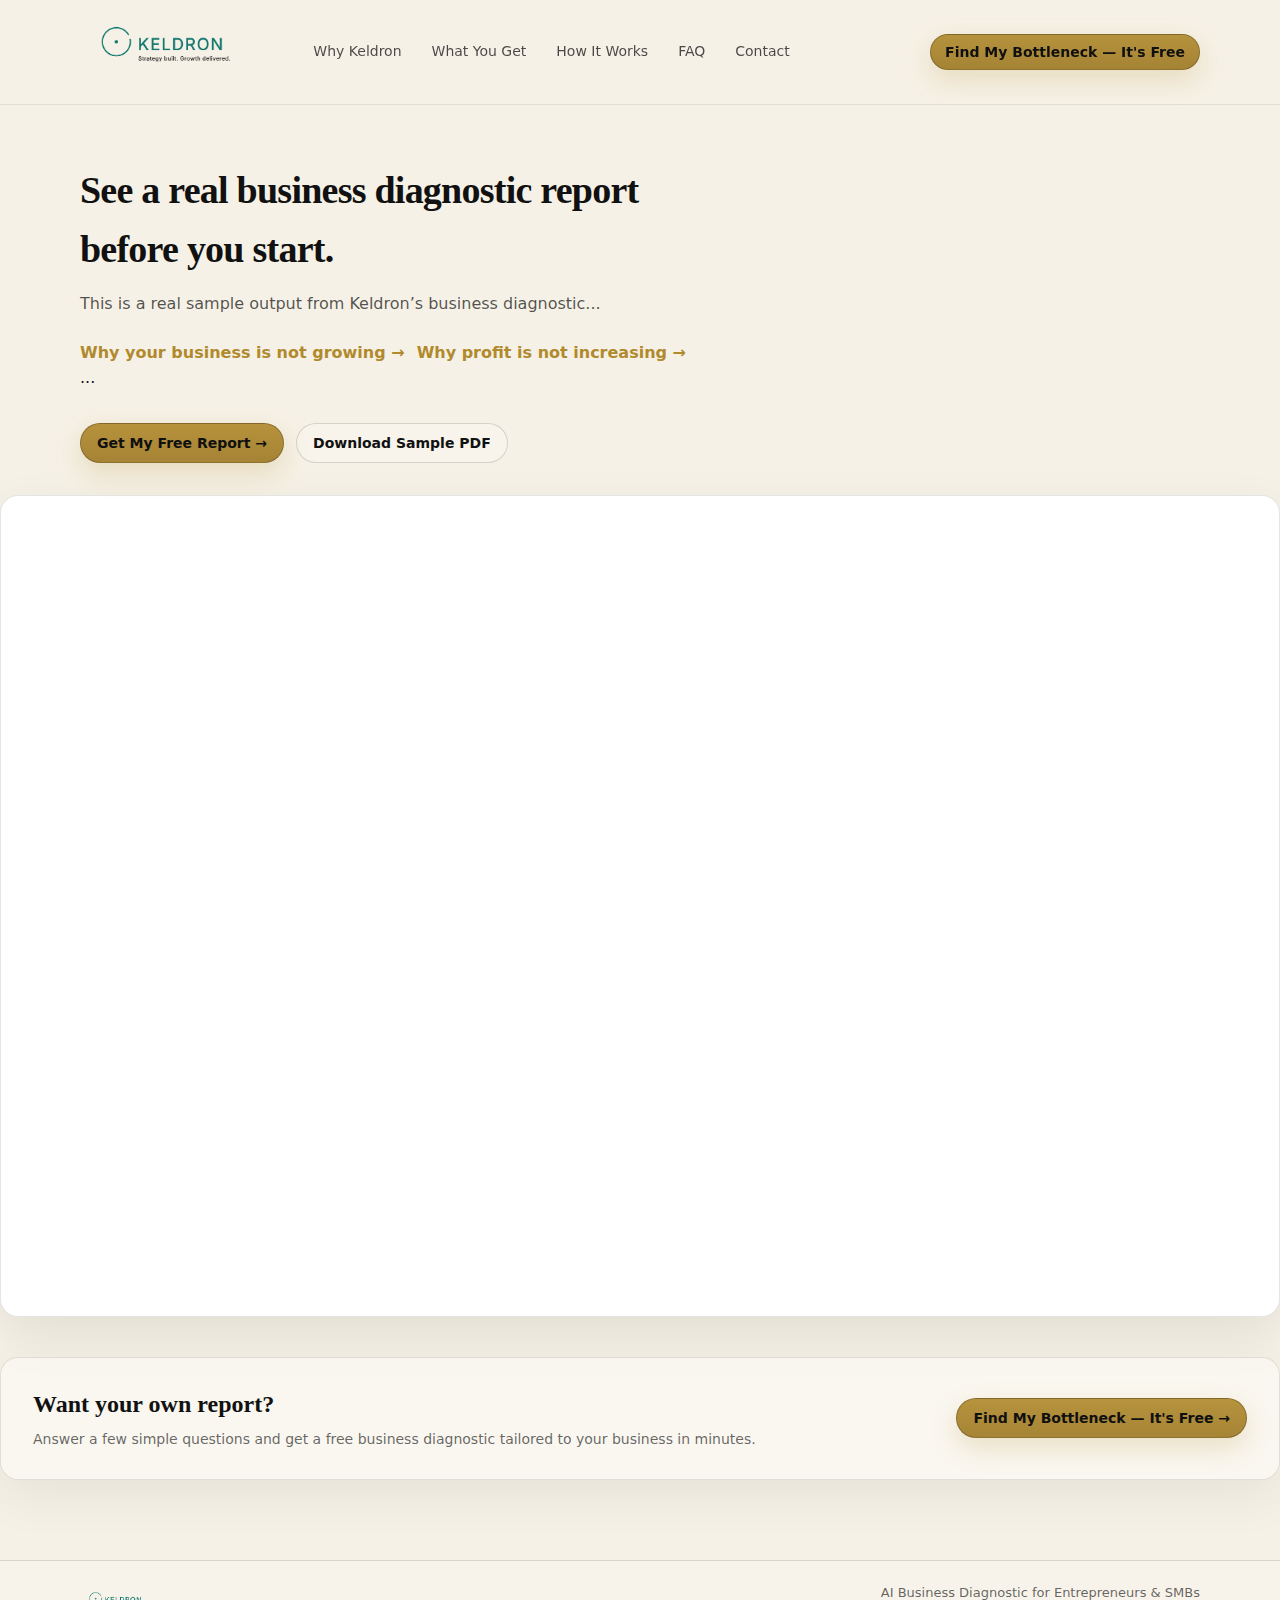
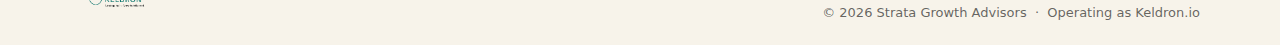
<file: sample-report.html>
<!doctype html>
<html lang="en">
<head>
  <meta charset="utf-8" />
  <meta name="viewport" content="width=device-width, initial-scale=1" />
  <title>Sample Business Diagnostic Report | Keldron</title>
  <meta name="description" content="View a real sample business diagnostic report from Keldron. See how owner-led businesses can identify bottlenecks, margin erosion, and operational issues before starting the free diagnostic." />
  <link rel="canonical" href="https://keldron.io/sample-report.html" />
  <link rel="icon" href="assets/favicon.ico" />
  <link rel="stylesheet" href="style.css" />

  <!-- Open Graph -->
  <meta property="og:title" content="Sample Business Diagnostic Report | Keldron" />
  <meta property="og:description" content="See a real sample diagnostic report from Keldron before you start. Understand how bottlenecks, margin erosion, and operational issues are identified in plain English." />
  <meta property="og:image" content="https://keldron.io/assets/og-image.png" />
  <meta property="og:url" content="https://keldron.io/sample-report.html" />
  <meta property="og:type" content="website" />

  <!-- Twitter Card -->
  <meta name="twitter:card" content="summary_large_image" />
  <meta name="twitter:title" content="Sample Business Diagnostic Report | Keldron" />
  <meta name="twitter:description" content="See a real Keldron sample report before you start your free business diagnostic." />
  <meta name="twitter:image" content="https://keldron.io/assets/og-image.png" />

  <!-- GA4 -->
  <script async src="https://www.googletagmanager.com/gtag/js?id=G-3YVBEJL4B2"></script>
  <script>
    window.dataLayer = window.dataLayer || [];
    function gtag(){dataLayer.push(arguments);}
    gtag('js', new Date());
    gtag('config', 'G-3YVBEJL4B2');
  </script>

  <!-- PostHog -->
  <script>
    !function(t,e){var o,n,p,r;e.__SV||(window.posthog=e,e._i=[],e.init=function(i,s,a){
    function g(t,e){var o=e.split(".");
    2==o.length&&(t=t[o[0]],e=o[1]),
    t[e]=function(){t.push([e].concat(Array.prototype.slice.call(arguments,0)))}}
    (p=t.createElement("script")).type="text/javascript",
    p.async=!0,p.src=s.api_host+"/static/array.js",
    (r=t.getElementsByTagName("script")[0]).parentNode.insertBefore(p,r);
    var u=e;for(void 0!==a?u=e[a]=[]:a="posthog",
    u.people=u.people||[],u.toString=function(t){
    var e="posthog";return"posthog"!==a&&(e+="."+a),
    t||(e+=" (stub)"),e},
    u.people.toString=function(){return u.toString(1)+".people (stub)"},
    o="capture identify alias people.set people.set_once".split(" ");
    for(n=0;n<o.length;n++)g(u,o[n]);
    e._i.push([i,s,a])},e.__SV=1)}
    (document,window.posthog||[]);
    posthog.init('phc_VdE4IH6TzsXNqkBKcgqQUMvZiRlIWVwX7wAPFgsEkgT',{
      api_host:'https://us.i.posthog.com'
    });
  </script>

  <!-- Schema -->
  <script type="application/ld+json">
  {
    "@context": "https://schema.org",
    "@type": "WebPage",
    "name": "Sample Business Diagnostic Report",
    "url": "https://keldron.io/sample-report.html",
    "description": "A sample Keldron business diagnostic report showing how owner-led businesses can identify bottlenecks, margin erosion, and operational issues."
  }
  </script>

  <style>
    .report-page {
      padding: 56px 0 80px;
    }
    .report-intro {
      max-width: 640px;
      margin-bottom: 32px;
    }
    .report-intro h1 {
      font-family: ui-serif, Georgia, "Times New Roman", serif;
      font-size: clamp(26px, 3vw, 38px);
      font-weight: 700;
      letter-spacing: -0.02em;
      margin: 0 0 12px;
    }
    .report-intro p {
      color: rgba(17,17,17,0.72);
      font-size: 16px;
      line-height: 1.65;
      margin: 0 0 24px;
    }
    .report-actions {
      display: flex;
      gap: 12px;
      flex-wrap: wrap;
      margin-bottom: 32px;
    }
    .report-embed {
      width: 100%;
      border: 1px solid rgba(0,0,0,0.10);
      border-radius: 18px;
      overflow: hidden;
      box-shadow: 0 18px 50px rgba(0,0,0,0.08);
      background: #fff;
    }
    .report-embed iframe {
      width: 100%;
      height: 820px;
      display: block;
      border: none;
    }
    .report-nudge {
      margin-top: 40px;
      border: 1px solid rgba(0,0,0,0.10);
      border-radius: 18px;
      background: rgba(255,255,255,0.42);
      padding: 28px 32px;
      display: flex;
      justify-content: space-between;
      align-items: center;
      gap: 24px;
      flex-wrap: wrap;
      box-shadow: 0 18px 50px rgba(0,0,0,0.06);
    }
    .report-nudge-text h2 {
      font-family: ui-serif, Georgia, "Times New Roman", serif;
      font-size: clamp(18px, 2vw, 24px);
      font-weight: 700;
      margin: 0 0 6px;
    }
    .report-nudge-text p {
      color: rgba(17,17,17,0.65);
      font-size: 14px;
      margin: 0;
    }
    @media (max-width: 600px) {
      .report-embed iframe { height: 500px; }
      .report-nudge { flex-direction: column; align-items: flex-start; }
    }
  </style>
</head>

<body>

  <header class="site-header">
    <div class="container header-inner">
      <a class="brand" href="/">
        <img src="assets/keldron_with_tagline.png" alt="Keldron" class="brand-mark"
             onerror="this.style.display='none';this.nextElementSibling.style.display='inline';" />
        <span style="display:none;font-weight:700;font-size:20px;">Keldron</span>
      </a>
      <nav class="nav">
        <a href="/#why">Why Keldron</a>
        <a href="/#deliverable">What You Get</a>
        <a href="/#how">How It Works</a>
        <a href="/#faq">FAQ</a>
        <a href="/contact.html">Contact</a>
      </nav>
      <div class="header-cta">
        <a class="btn btn-primary"
           href="https://app.keldron.io"
           onclick="posthog.capture('cta_clicked', {button: 'find_my_bottleneck', location: 'sample_report_header'})">
          Find My Bottleneck — It's Free
        </a>
      </div>
    </div>
  </header>

  <main>
    <section class="report-page">
      <div class="container">

        <div class="report-intro">
  <h1>See a real business diagnostic report before you start.</h1>

  <p>
    This is a real sample output from Keldron’s business diagnostic...
  </p>

  <div style="margin-top:16px; display:flex; gap:12px; flex-wrap:wrap;">

    <a href="/why-business-not-growing.html" style="color:var(--gold); font-weight:600;">
      Why your business is not growing →
    </a>

    <a href="/profit-not-increasing.html" style="color:var(--gold); font-weight:600;">
      Why profit is not increasing →
    </a>

  </div>

  <div class="report-actions">
    ...
  </div>
</div>
          <div class="report-actions">
            <a class="btn btn-primary btn-lg"
               href="https://app.keldron.io"
               onclick="posthog.capture('cta_clicked', {button: 'find_my_bottleneck', location: 'sample_report_top'})">
              Get My Free Report →
            </a>
            <a class="btn btn-ghost btn-lg"
               href="assets/sample-report.pdf"
               download
               onclick="posthog.capture('sample_report_downloaded')">
              Download Sample PDF
            </a>
          </div>
        </div>

        <div class="report-embed">
          <iframe
            src="assets/sample-report.pdf"
            title="Sample Keldron Diagnostic Report">
          </iframe>
        </div>

        <div class="report-nudge">
          <div class="report-nudge-text">
            <h2>Want your own report?</h2>
            <p>Answer a few simple questions and get a free business diagnostic tailored to your business in minutes.</p>
          </div>
          <a class="btn btn-primary btn-lg"
             href="https://app.keldron.io"
             onclick="posthog.capture('cta_clicked', {button: 'find_my_bottleneck', location: 'sample_report_bottom'})">
            Find My Bottleneck — It's Free →
          </a>
        </div>

      </div>
    </section>
  </main>

  <footer class="site-footer">
    <div class="container footer-inner">
      <div class="footer-left">
        <img src="assets/keldron_with_tagline.png" alt="Keldron" style="height:36px;"
             onerror="this.style.display='none';this.nextElementSibling.style.display='block';" />
        <span style="display:none;font-weight:700;">Keldron</span>
      </div>
      <div class="footer-right">
        <div class="footer-muted small">AI Business Diagnostic for Entrepreneurs &amp; SMBs</div>
       <div class="footer-muted small">© <span id="year"></span> Strata Growth Advisors &nbsp;·&nbsp; Operating as Keldron.io</div>
      </div>
    </div>
  </footer>

  <script>
    document.getElementById("year").textContent = new Date().getFullYear();
  </script>

</body>
</html>
</file>
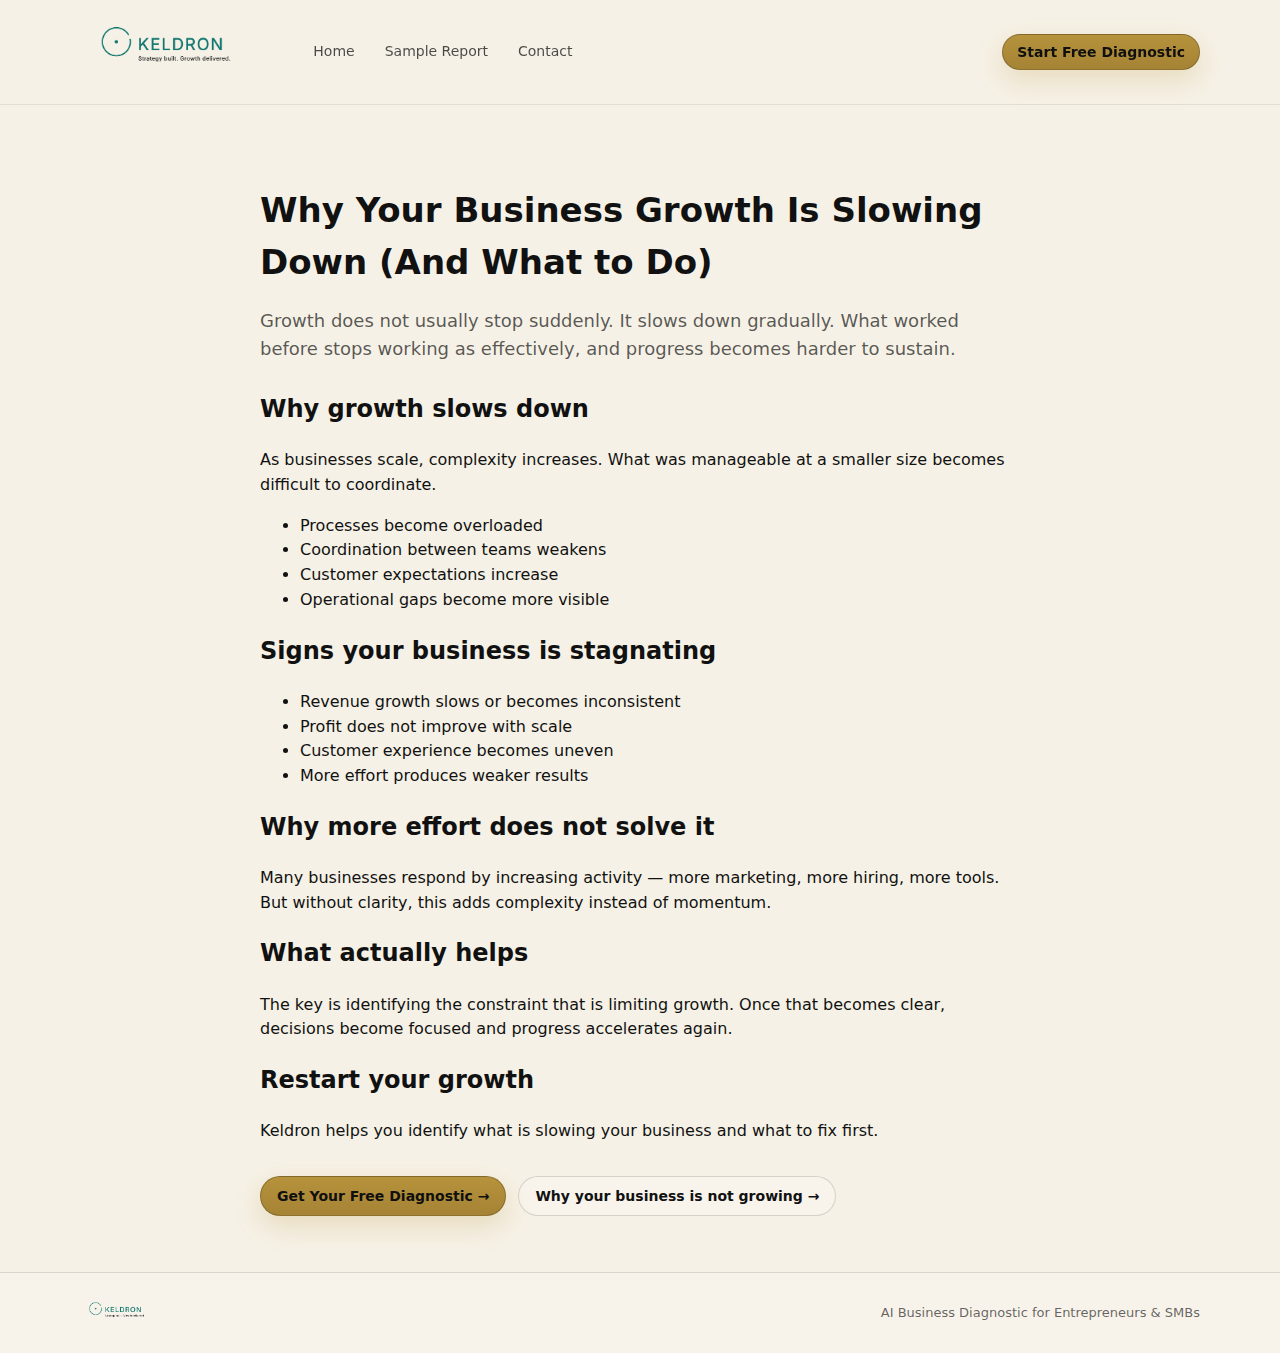
<file: slow-business-growth.html>
<!doctype html>
<html lang="en">
<head>
  <meta charset="utf-8" />
  <meta name="viewport" content="width=device-width, initial-scale=1" />

  <title>Why Your Business Growth Is Slowing Down (And What to Do) | Keldron</title>
  <meta name="description" content="If your business growth has slowed down, learn the real reasons behind stagnation and what to focus on to restart momentum." />
  <link rel="canonical" href="https://keldron.io/slow-business-growth.html" />

  <link rel="icon" href="assets/favicon.ico" />
  <link rel="stylesheet" href="style.css" />
</head>

<body>

<header class="site-header">
  <div class="container header-inner">
    <a class="brand" href="/">
      <img src="assets/keldron_with_tagline.png" alt="Keldron" class="brand-mark" />
    </a>

    <nav class="nav">
      <a href="/">Home</a>
      <a href="/sample-report.html">Sample Report</a>
      <a href="/contact.html">Contact</a>
    </nav>

    <div class="header-cta">
      <a class="btn btn-primary" href="https://app.keldron.io">
        Start Free Diagnostic
      </a>
    </div>
  </div>
</header>

<main>
  <section class="section">
    <div class="container" style="max-width:760px;">

      <h1 style="font-size:34px; margin-bottom:16px;">
        Why Your Business Growth Is Slowing Down (And What to Do)
      </h1>

      <p style="font-size:18px; color:rgba(17,17,17,0.7); margin-bottom:28px;">
        Growth does not usually stop suddenly. It slows down gradually. What worked before stops working as effectively, and progress becomes harder to sustain.
      </p>

      <h2>Why growth slows down</h2>
      <p>
        As businesses scale, complexity increases. What was manageable at a smaller size becomes difficult to coordinate.
      </p>

      <ul>
        <li>Processes become overloaded</li>
        <li>Coordination between teams weakens</li>
        <li>Customer expectations increase</li>
        <li>Operational gaps become more visible</li>
      </ul>

      <h2>Signs your business is stagnating</h2>
      <ul>
        <li>Revenue growth slows or becomes inconsistent</li>
        <li>Profit does not improve with scale</li>
        <li>Customer experience becomes uneven</li>
        <li>More effort produces weaker results</li>
      </ul>

      <h2>Why more effort does not solve it</h2>
      <p>
        Many businesses respond by increasing activity — more marketing, more hiring, more tools. But without clarity, this adds complexity instead of momentum.
      </p>

      <h2>What actually helps</h2>
      <p>
        The key is identifying the constraint that is limiting growth. Once that becomes clear, decisions become focused and progress accelerates again.
      </p>

      <h2>Restart your growth</h2>
      <p>
        Keldron helps you identify what is slowing your business and what to fix first.
      </p>

      <div style="margin-top:32px; display:flex; gap:12px; flex-wrap:wrap;">
        <a class="btn btn-primary btn-lg" href="https://app.keldron.io">
          Get Your Free Diagnostic →
        </a>

        <a class="btn btn-ghost btn-lg" href="/why-business-not-growing.html">
          Why your business is not growing →
        </a>
      </div>

    </div>
  </section>
</main>

<footer class="site-footer">
  <div class="container footer-inner">
    <div class="footer-left">
      <img src="assets/keldron_with_tagline.png" style="height:36px;" />
    </div>
    <div class="footer-right">
      <div class="footer-muted small">AI Business Diagnostic for Entrepreneurs & SMBs</div>
    </div>
  </div>
</footer>

</body>
</html>
</file>
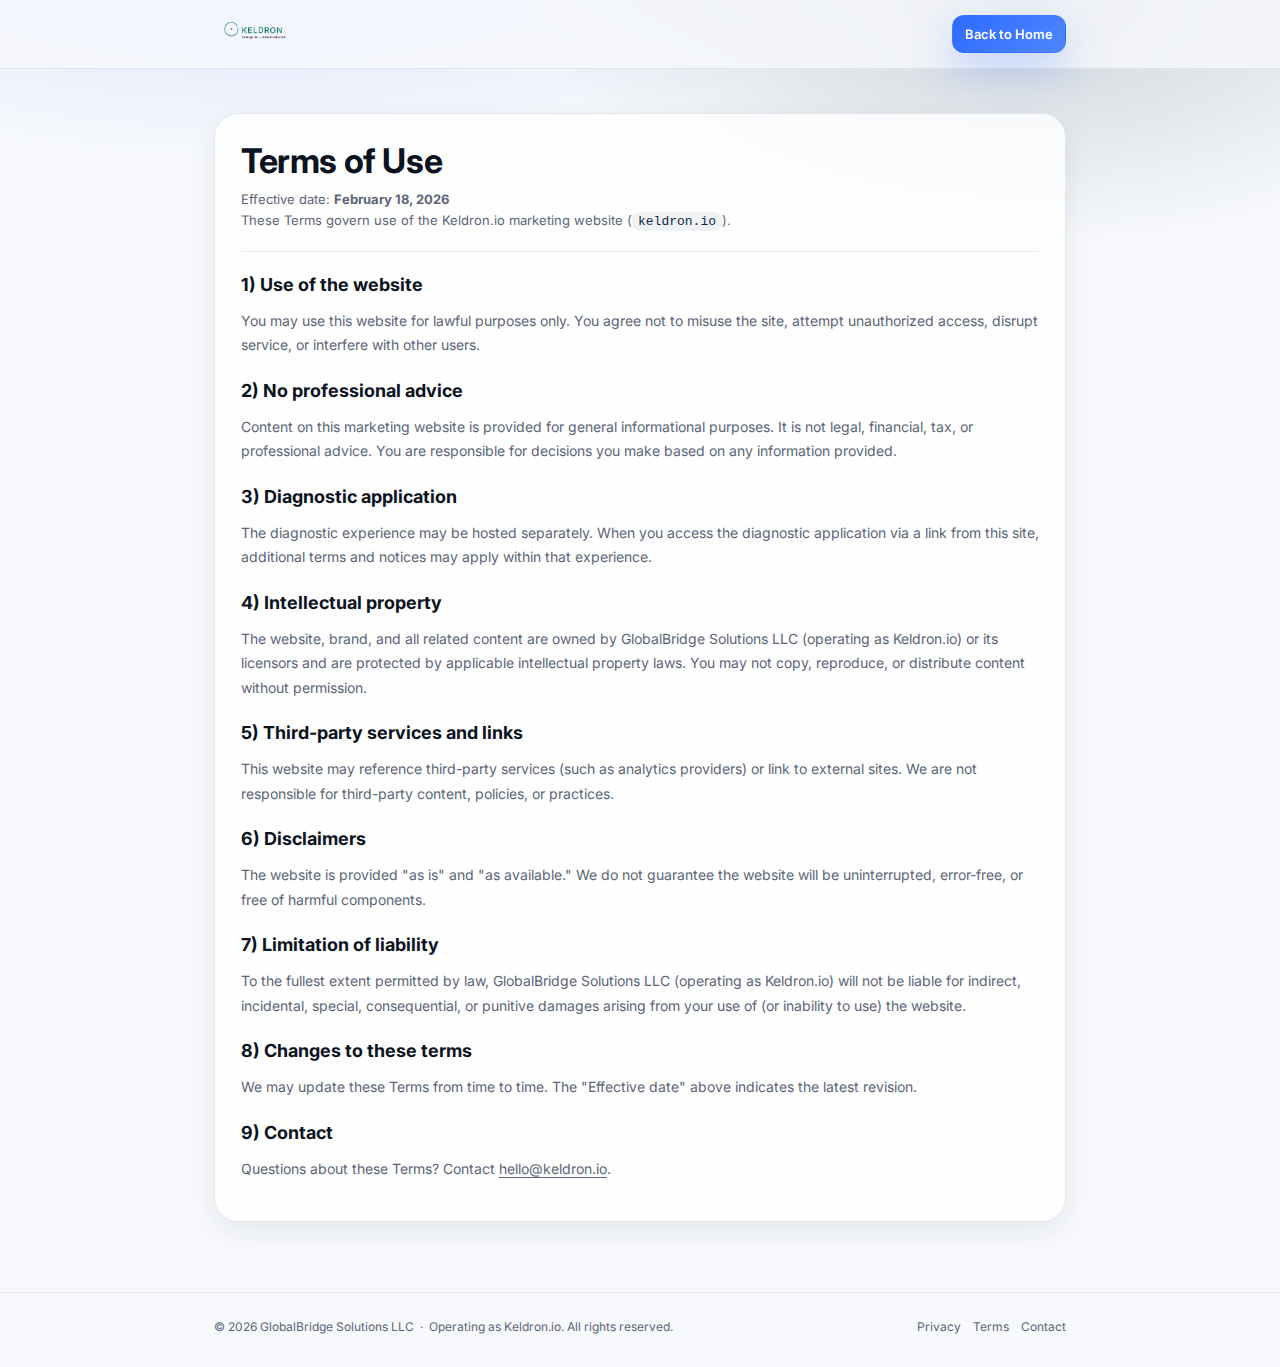
<file: terms.html>
<!doctype html>
<html lang="en">
<head>
  <meta charset="utf-8" />
  <meta name="viewport" content="width=device-width, initial-scale=1" />

  <title>Terms of Use | Keldron.io</title>
  <meta name="description" content="Terms of Use for Keldron.io." />
  <meta name="robots" content="index,follow" />
  <link rel="canonical" href="https://keldron.io/terms.html" />
  <link rel="icon" href="/assets/favicon.ico" />

  <link rel="preconnect" href="https://fonts.googleapis.com">
  <link rel="preconnect" href="https://fonts.gstatic.com" crossorigin>
  <link href="https://fonts.googleapis.com/css2?family=Inter:wght@400;500;600;700&display=swap" rel="stylesheet">

  <style>
    :root{
      --bg:#F7F9FC; --card:#FFFFFF; --text:#0B1220; --muted:#5B6577;
      --border: rgba(15, 42, 68, 0.12);
      --navy:#0F2A44; --blue:#2E6BFF; --blue2:#4F86FF;
      --shadow:0 18px 50px rgba(15, 42, 68, 0.10);
      --shadow2:0 10px 28px rgba(15, 42, 68, 0.08);
      --max: 900px;
    }
    *{box-sizing:border-box}
    body{
      margin:0;
      font-family: Inter, system-ui, -apple-system, Segoe UI, Roboto, Arial, sans-serif;
      color:var(--text);
      background:
        radial-gradient(1200px 500px at 20% -10%, rgba(46, 107, 255, 0.20), transparent 60%),
        radial-gradient(900px 450px at 80% 0%, rgba(15, 42, 68, 0.18), transparent 55%),
        var(--bg);
    }
    a{color:inherit; text-decoration:none}
    .container{max-width:var(--max); margin:0 auto; padding: 0 24px}
    .header{
      position:sticky; top:0; z-index:50;
      backdrop-filter: blur(10px);
      background: rgba(247,249,252,0.78);
      border-bottom: 1px solid rgba(15, 42, 68, 0.08);
    }
    .headerInner{
      display:flex; align-items:center; justify-content:space-between;
      padding:14px 0;
    }
    .brand{display:flex; align-items:center; gap:12px}
    .brandText{display:flex; flex-direction:column; line-height:1.1}
    .brandName{font-weight:700; font-size:16px}
    .brandTag{font-size:12px; color:var(--muted)}
    .btn{
      border:1px solid var(--border);
      background: var(--card);
      padding: 10px 12px;
      border-radius: 12px;
      font-weight:600;
      font-size:13px;
      cursor:pointer;
      box-shadow: 0 1px 0 rgba(0,0,0,0.02);
      transition: transform 120ms ease, box-shadow 120ms ease;
      user-select:none;
      display:inline-flex; align-items:center; gap:8px;
    }
    .btn:hover{transform: translateY(-1px); box-shadow: var(--shadow2)}
    .btnPrimary{
      border-color: rgba(46,107,255,0.35);
      background: linear-gradient(135deg, var(--blue), var(--blue2));
      color:white;
      box-shadow: 0 16px 40px rgba(46,107,255,0.25);
    }
    main{padding: 44px 0 70px}
    .card{
      background: rgba(255,255,255,0.80);
      border: 1px solid rgba(15,42,68,0.10);
      border-radius: 24px;
      box-shadow: var(--shadow2);
      padding: 26px;
    }
    h1{margin:0 0 8px; font-size:34px; letter-spacing:-0.4px}
    .meta{margin:0 0 18px; color:var(--muted); font-size:13px; line-height:1.6}
    h2{margin:22px 0 10px; font-size:18px}
    p, li{color:var(--muted); line-height:1.75; font-size:14px}
    ul{margin:10px 0 0 18px}
    .divider{height:1px; background: rgba(15,42,68,0.10); margin:18px 0}
    footer{
      padding: 26px 0 34px;
      border-top: 1px solid rgba(15,42,68,0.08);
      color: var(--muted);
      font-size:12px;
    }
    .footerRow{display:flex; flex-direction:column; gap:10px}
    @media(min-width:720px){
      .footerRow{flex-direction:row; align-items:center; justify-content:space-between}
    }
    .links{display:flex; gap:12px; flex-wrap:wrap}
    .links a:hover{color:var(--text)}
    code{
      background: rgba(15,42,68,0.06);
      padding: 2px 6px;
      border-radius: 8px;
      color: var(--navy);
    }
  </style>
</head>
<body>
  <header class="header">
    <div class="container">
      <div class="headerInner">
        <a href="/" class="brand" aria-label="Keldron.io">
          <img
            src="/assets/keldron_with_tagline.png"
            alt="Keldron"
            style="height:40px; width:auto; display:block;"
            onerror="this.style.display='none'; this.nextElementSibling.style.display='flex';"
          />
          <div class="brandText" style="display:none;">
            <div class="brandName">Keldron.io</div>
            <div class="brandTag">AI Decision Intelligence for SMBs</div>
          </div>
        </a>

        <a class="btn btnPrimary" href="/">Back to Home</a>
      </div>
    </div>
  </header>

  <main>
    <div class="container">
      <div class="card">
        <h1>Terms of Use</h1>
        <p class="meta">
          Effective date: <strong>February 18, 2026</strong><br/>
          These Terms govern use of the Keldron.io marketing website (<code>keldron.io</code>).
        </p>

        <div class="divider"></div>

        <h2>1) Use of the website</h2>
        <p>
          You may use this website for lawful purposes only. You agree not to misuse the site, attempt unauthorized access,
          disrupt service, or interfere with other users.
        </p>

        <h2>2) No professional advice</h2>
        <p>
          Content on this marketing website is provided for general informational purposes. It is not legal, financial, tax,
          or professional advice. You are responsible for decisions you make based on any information provided.
        </p>

        <h2>3) Diagnostic application</h2>
        <p>
          The diagnostic experience may be hosted separately. When you access the diagnostic application via a link from this site,
          additional terms and notices may apply within that experience.
        </p>

        <h2>4) Intellectual property</h2>
        <p>
          The website, brand, and all related content are owned by GlobalBridge Solutions LLC (operating as Keldron.io) or its
          licensors and are protected by applicable intellectual property laws. You may not copy, reproduce, or distribute
          content without permission.
        </p>

        <h2>5) Third-party services and links</h2>
        <p>
          This website may reference third-party services (such as analytics providers) or link to external sites. We are not
          responsible for third-party content, policies, or practices.
        </p>

        <h2>6) Disclaimers</h2>
        <p>
          The website is provided "as is" and "as available." We do not guarantee the website will be uninterrupted, error-free,
          or free of harmful components.
        </p>

        <h2>7) Limitation of liability</h2>
        <p>
          To the fullest extent permitted by law, GlobalBridge Solutions LLC (operating as Keldron.io) will not be liable for
          indirect, incidental, special, consequential, or punitive damages arising from your use of (or inability to use)
          the website.
        </p>

        <h2>8) Changes to these terms</h2>
        <p>
          We may update these Terms from time to time. The "Effective date" above indicates the latest revision.
        </p>

        <h2>9) Contact</h2>
        <p>
          Questions about these Terms? Contact <a href="mailto:hello@keldron.io" style="border-bottom:1px solid currentColor;">hello@keldron.io</a>.
        </p>
      </div>
    </div>
  </main>

  <footer>
    <div class="container">
      <div class="footerRow">
        <div>© <span id="year"></span> GlobalBridge Solutions LLC &nbsp;·&nbsp; Operating as Keldron.io. All rights reserved.</div>
        <div class="links">
          <a href="/privacy.html">Privacy</a>
          <a href="/terms.html">Terms</a>
          <a href="mailto:hello@keldron.io">Contact</a>
        </div>
      </div>
    </div>
  </footer>

  <script>
    document.getElementById("year").textContent = new Date().getFullYear();
  </script>
</body>
</html>
</file>
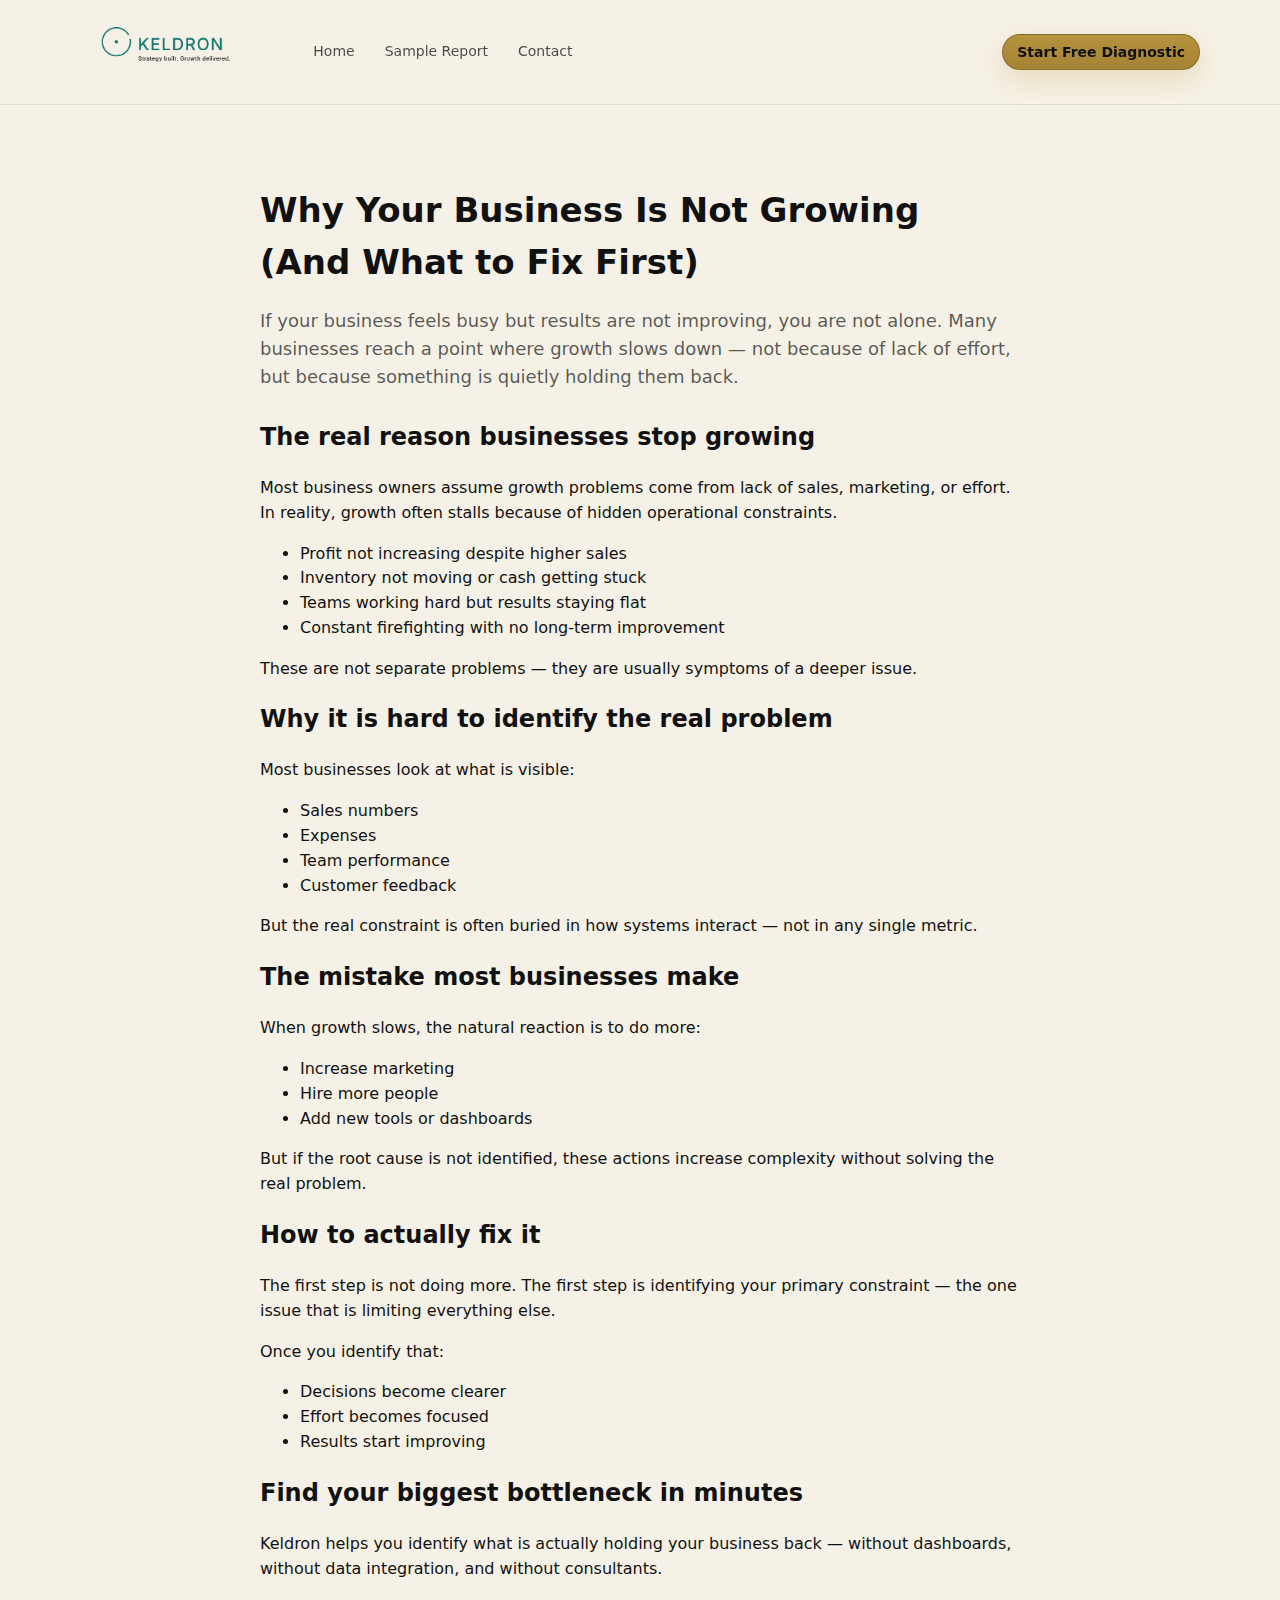
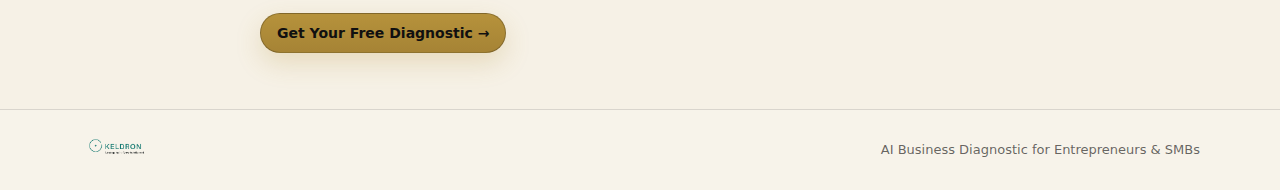
<file: why-business-not-growing.html>
<!doctype html>
<html lang="en">
<head>
  <meta charset="utf-8" />
  <meta name="viewport" content="width=device-width, initial-scale=1" />

  <title>Why Your Business Is Not Growing (And What to Fix First) | Keldron</title>
  <meta name="description" content="Not sure why your business is not growing? Learn the real reasons businesses stall and how to identify your biggest bottleneck in minutes." />
  <link rel="canonical" href="https://keldron.io/why-business-not-growing.html" />

  <link rel="icon" href="assets/favicon.ico" />
  <link rel="stylesheet" href="style.css" />

  <!-- GA -->
  <script async src="https://www.googletagmanager.com/gtag/js?id=G-3YVBEJL4B2"></script>
  <script>
    window.dataLayer = window.dataLayer || [];
    function gtag(){dataLayer.push(arguments);}
    gtag('js', new Date());
    gtag('config', 'G-3YVBEJL4B2');
  </script>

  <!-- PostHog -->
  <script>
    !function(t,e){var o,n,p,r;e.__SV||(window.posthog=e,e._i=[],e.init=function(i,s,a){
    function g(t,e){var o=e.split(".");
    2==o.length&&(t=t[o[0]],e=o[1]),
    t[e]=function(){t.push([e].concat(Array.prototype.slice.call(arguments,0)))}}
    (p=t.createElement("script")).type="text/javascript",
    p.async=!0,p.src=s.api_host+"/static/array.js",
    (r=t.getElementsByTagName("script")[0]).parentNode.insertBefore(p,r);
    var u=e;for(void 0!==a?u=e[a]=[]:a="posthog",
    u.people=u.people||[],u.toString=function(t){
    var e="posthog";return"posthog"!==a&&(e+="."+a),
    t||(e+=" (stub)"),e},
    u.people.toString=function(){return u.toString(1)+".people (stub)"},
    o="capture identify alias people.set people.set_once".split(" ");
    for(n=0;n<o.length;n++)g(u,o[n]);
    e._i.push([i,s,a])},e.__SV=1)}
    (document,window.posthog||[]);
    posthog.init('phc_VdE4IH6TzsXNqkBKcgqQUMvZiRlIWVwX7wAPFgsEkgT',{
      api_host:'https://us.i.posthog.com'
    });
  </script>

</head>

<body>

<header class="site-header">
  <div class="container header-inner">
    <a class="brand" href="/">
      <img src="assets/keldron_with_tagline.png" alt="Keldron" class="brand-mark" />
    </a>

    <nav class="nav">
      <a href="/">Home</a>
      <a href="/sample-report.html">Sample Report</a>
      <a href="/contact.html">Contact</a>
    </nav>

    <div class="header-cta">
      <a class="btn btn-primary"
         href="https://app.keldron.io"
         onclick="posthog.capture('cta_clicked',{location:'seo_page_header'})">
        Start Free Diagnostic
      </a>
    </div>
  </div>
</header>

<main>

<section class="section">
  <div class="container" style="max-width:760px;">

    <h1 style="font-size:34px; margin-bottom:16px;">
      Why Your Business Is Not Growing (And What to Fix First)
    </h1>

    <p style="font-size:18px; color:rgba(17,17,17,0.7); margin-bottom:28px;">
      If your business feels busy but results are not improving, you are not alone. 
      Many businesses reach a point where growth slows down — not because of lack of effort, but because something is quietly holding them back.
    </p>

    <h2>The real reason businesses stop growing</h2>
    <p>
      Most business owners assume growth problems come from lack of sales, marketing, or effort. 
      In reality, growth often stalls because of hidden operational constraints.
    </p>

    <ul>
      <li>Profit not increasing despite higher sales</li>
      <li>Inventory not moving or cash getting stuck</li>
      <li>Teams working hard but results staying flat</li>
      <li>Constant firefighting with no long-term improvement</li>
    </ul>

    <p>
      These are not separate problems — they are usually symptoms of a deeper issue.
    </p>

    <h2>Why it is hard to identify the real problem</h2>
    <p>
      Most businesses look at what is visible:
    </p>

    <ul>
      <li>Sales numbers</li>
      <li>Expenses</li>
      <li>Team performance</li>
      <li>Customer feedback</li>
    </ul>

    <p>
      But the real constraint is often buried in how systems interact — not in any single metric.
    </p>

    <h2>The mistake most businesses make</h2>
    <p>
      When growth slows, the natural reaction is to do more:
    </p>

    <ul>
      <li>Increase marketing</li>
      <li>Hire more people</li>
      <li>Add new tools or dashboards</li>
    </ul>

    <p>
      But if the root cause is not identified, these actions increase complexity without solving the real problem.
    </p>

    <h2>How to actually fix it</h2>
    <p>
      The first step is not doing more.  
      The first step is identifying your primary constraint — the one issue that is limiting everything else.
    </p>

    <p>
      Once you identify that:
    </p>

    <ul>
      <li>Decisions become clearer</li>
      <li>Effort becomes focused</li>
      <li>Results start improving</li>
    </ul>

    <h2>Find your biggest bottleneck in minutes</h2>
    <p>
      Keldron helps you identify what is actually holding your business back — without dashboards, without data integration, and without consultants.
    </p>

    <div style="margin-top:32px;">
      <a class="btn btn-primary btn-lg"
         href="https://app.keldron.io"
         onclick="posthog.capture('cta_clicked',{location:'seo_page_bottom'})">
        Get Your Free Diagnostic →
      </a>
    </div>

  </div>
</section>

</main>

<footer class="site-footer">
  <div class="container footer-inner">
    <div class="footer-left">
      <img src="assets/keldron_with_tagline.png" style="height:36px;" />
    </div>
    <div class="footer-right">
      <div class="footer-muted small">AI Business Diagnostic for Entrepreneurs & SMBs</div>
    </div>
  </div>
</footer>

</body>
</html>
</file>
<file: style.css>
/* =====================================================
   KELDRON GLOBAL STYLESHEET
   ===================================================== */

/* ---------- CSS VARIABLES ---------- */

:root {
  --paper: #f6f1e6;
  --ink: #111111;
  --muted: #5a5a5a;
  --line: rgba(0,0,0,0.12);
  --card: rgba(255,255,255,0.65);
  --dark: #141312;
  --dark2: #0f0e0d;
  --gold: #b08a2d;
  --brand: #b38b2d;
  --border: rgba(0,0,0,.08);

  --radius: 18px;
  --shadow: 0 18px 50px rgba(0,0,0,0.08);
  --shadow2: 0 18px 45px rgba(0,0,0,0.12);
  --max: 1120px;
}

/* ---------- RESET ---------- */

*, *::before, *::after { box-sizing: border-box; }
html, body { height: 100%; }

body {
  margin: 0;
  font-family: ui-sans-serif, system-ui, -apple-system, Segoe UI, Roboto, Arial, "Noto Sans", "Helvetica Neue", sans-serif;
  background: var(--paper);
  color: var(--ink);
  line-height: 1.55;
  -webkit-font-smoothing: antialiased;
  -moz-osx-font-smoothing: grayscale;
}

img { max-width: 100%; display: block; }
a { color: inherit; text-decoration: none; }
a:hover { text-decoration: underline; opacity: 0.96; }

/* ---------- LAYOUT ---------- */

.container {
  width: min(var(--max), calc(100% - 40px));
  margin: 0 auto;
}

/* =====================================================
   HEADER
   ===================================================== */

.site-header {
  position: sticky;
  top: 0;
  z-index: 999;
  background: rgba(246,241,230,0.98);
  border-bottom: 1px solid var(--border);
  backdrop-filter: blur(10px);
}

.header-inner {
  display: flex;
  align-items: center;
  justify-content: flex-start;
  gap: 22px;
  padding: 10px 0;
}

.brand {
  display: flex;
  align-items: center;
  flex: 0 0 auto;
}

.brand-mark {
  height: 84px;
  width: auto;
}

.nav {
  display: flex;
  align-items: center;
  gap: 18px;
  font-size: 14px;
  color: rgba(17,17,17,0.75);
}

.nav a {
  padding: 8px 6px;
  border-radius: 10px;
}

.nav a:hover {
  background: rgba(0,0,0,0.04);
  text-decoration: none;
}

.header-cta {
  margin-left: auto;
  flex: 0 0 auto;
}

/* ---------- BUTTONS ---------- */

.btn {
  display: inline-flex;
  align-items: center;
  justify-content: center;
  gap: 10px;
  border-radius: 999px;
  padding: 10px 14px;
  border: 1px solid var(--line);
  background: rgba(255,255,255,0.42);
  color: var(--ink);
  font-weight: 650;
  font-size: 14px;
  line-height: 1;
  cursor: pointer;
  text-decoration: none;
  user-select: none;
  transition: transform 0.15s, filter 0.15s;
}

.btn:hover {
  text-decoration: none;
  transform: translateY(-1px);
}

.btn-lg { padding: 12px 16px; }

.btn-primary {
  background: linear-gradient(180deg, rgba(176,138,45,0.92), rgba(158,122,38,0.92));
  color: #101010;
  border: 1px solid rgba(0,0,0,0.22);
  box-shadow: 0 10px 26px rgba(179,139,45,0.22);
}

.btn-primary:hover { filter: brightness(1.02); }

.btn-ghost {
  background: rgba(255,255,255,0.22);
  border-color: rgba(0,0,0,0.14);
}

.btn-ghost:hover { background: rgba(255,255,255,0.30); }

/* =====================================================
   HERO
   ===================================================== */

.hero {
  padding: 56px 0 40px;
}

.hero-grid {
  display: grid;
  grid-template-columns: 1.05fr 0.95fr;
  align-items: start;
  gap: 36px;
}

.hero-badge {
  display: inline-flex;
  align-items: center;
  gap: 7px;
  background: rgba(176,138,45,0.12);
  border: 1px solid rgba(176,138,45,0.3);
  color: var(--gold);
  font-size: 12px;
  font-weight: 600;
  letter-spacing: 0.06em;
  text-transform: uppercase;
  padding: 5px 12px;
  border-radius: 100px;
  margin-bottom: 18px;
  width: fit-content;
}

.hero-badge-dot {
  width: 6px;
  height: 6px;
  background: var(--gold);
  border-radius: 50%;
  animation: badgepulse 2s ease-in-out infinite;
  flex-shrink: 0;
}

@keyframes badgepulse {
  0%, 100% { opacity: 1; }
  50% { opacity: 0.3; }
}

.kicker {
  display: inline-flex;
  align-items: center;
  padding: 10px 14px;
  border: 1px solid rgba(0,0,0,0.12);
  background: rgba(255,255,255,0.28);
  border-radius: 999px;
  font-size: 12px;
  color: rgba(17,17,17,0.70);
  letter-spacing: 0.12em;
  text-transform: uppercase;
}

.display {
  margin: 18px 0 24px;
  font-family: ui-serif, Georgia, "Times New Roman", Times, serif;
  font-weight: 700;
  font-size: clamp(32px, 4.4vw, 54px);
  line-height: 1.06;
  letter-spacing: -0.02em;
}

.accent { color: var(--gold); }

.lead {
  font-size: 18px;
  color: rgba(17,17,17,0.82);
  max-width: 56ch;
  margin: 0 0 18px;
}

.hero-micro-proof {
  display: inline-flex;
  align-items: center;
  gap: 8px;
  font-size: 14px;
  font-weight: 600;
  color: var(--ink);
  background: rgba(176,138,45,0.1);
  border: 1px solid rgba(176,138,45,0.22);
  border-radius: 999px;
  padding: 10px 14px;
  margin: 20px 0 18px;
  line-height: 1.4;
}

.hero-micro-proof .star {
  color: var(--gold);
  font-size: 15px;
  line-height: 1;
  flex-shrink: 0;
}

.hero-actions {
  display: flex;
  align-items: center;
  gap: 14px;
  flex-wrap: wrap;
  margin-top: 10px;
}

.hero-bridge {
  display: inline-flex;
  align-items: center;
  gap: 6px;
  font-size: 13px;
  color: rgba(17,17,17,0.65);
  margin-top: 10px;
  text-decoration: none;
  border-bottom: 1px dashed rgba(17,17,17,0.25);
  transition: color 0.2s, border-color 0.2s;
}

.hero-bridge:hover {
  color: var(--ink);
  border-bottom-color: var(--ink);
  text-decoration: none;
}

.hero-bridge-arrow {
  font-size: 11px;
  opacity: 0.6;
}

.cta-subnote {
  margin: 18px 0 0;
  font-size: 14px;
  color: rgba(17,17,17,0.70);
}

.reassurance {
  margin: 14px 0 0;
  font-size: 13.8px;
  color: rgba(17,17,17,0.60);
  line-height: 1.55;
  max-width: 70ch;
}

.trust-row {
  display: flex;
  gap: 14px;
  flex-wrap: nowrap;
  margin-top: 18px;
}

.trust-item {
  flex: 1 1 0;
  min-width: 0;
  border: 1px solid rgba(0,0,0,0.10);
  background: rgba(255,255,255,0.28);
  border-radius: 12px;
  padding: 12px 14px;
}

.trust-label {
  display: block;
  font-size: 12px;
  color: rgba(17,17,17,0.55);
  margin-bottom: 4px;
}

.trust-value {
  display: block;
  font-size: 13.6px;
  color: rgba(17,17,17,0.82);
  font-weight: 650;
}

/* Hero mock */

.hero-mock {
  justify-self: end;
  align-self: start;
  max-width: 520px;
  width: 100%;
  margin-top: 60px;
}
.mock-card {
  background: rgba(255,255,255,0.35);
  border: 1px solid rgba(0,0,0,0.10);
  border-radius: var(--radius);
  box-shadow: var(--shadow2);
  overflow: hidden;
}

.mock-top {
  display: flex;
  align-items: center;
  gap: 10px;
  padding: 12px 14px;
  background: rgba(255,255,255,0.65);
  border-bottom: 1px solid rgba(0,0,0,0.08);
}

.mock-dot {
  width: 9px;
  height: 9px;
  border-radius: 50%;
  background: rgba(0,0,0,0.18);
}

.mock-title {
  margin-left: 8px;
  font-size: 13px;
  color: rgba(0,0,0,0.70);
  font-weight: 600;
}

.mock-image {
  width: 100%;
  height: auto;
  display: block;
}

.mock-foot {
  display: flex;
  flex-wrap: wrap;
  gap: 10px;
  padding: 12px 14px;
  border-top: 1px solid rgba(0,0,0,0.08);
  background: rgba(255,255,255,0.55);
  color: rgba(0,0,0,0.62);
  font-size: 12px;
}

/* =====================================================
   PROOF / TESTIMONIAL MICRO BLOCKS
   ===================================================== */

.mini-proof-row {
  padding: 22px 0;
  background: rgba(255,255,255,0.12);
  border-top: 1px solid rgba(15,14,12,0.06);
  border-bottom: 1px solid rgba(15,14,12,0.06);
}

.mini-proof-grid {
  display: grid;
  grid-template-columns: repeat(2, minmax(0, 1fr));
  gap: 18px;
}

.mini-proof-card {
  background: rgba(255,255,255,0.65);
  border: 1px solid rgba(176,138,45,0.16);
  border-radius: 12px;
  padding: 18px 18px 16px;
}

.mini-proof-quote {
  margin: 0 0 8px;
  font-size: 15px;
  line-height: 1.6;
  color: var(--ink);
  font-weight: 600;
}

.mini-proof-name {
  font-size: 12px;
  color: rgba(17,17,17,0.62);
}

.proof-strip {
  background: var(--dark2);
  padding: 18px 0;
}

.proof-strip-inner {
  display: flex;
  align-items: center;
  justify-content: center;
  gap: 40px;
  flex-wrap: wrap;
}

.proof-strip-item {
  display: flex;
  align-items: center;
  gap: 8px;
  font-size: 13px;
  color: rgba(255,255,255,0.55);
  white-space: nowrap;
}

.proof-strip-item svg {
  flex-shrink: 0;
  color: var(--gold);
}

/* =====================================================
   SECTIONS
   ===================================================== */

.section {
  padding: 56px 0;
}

.section-title {
  font-family: ui-serif, Georgia, "Times New Roman", Times, serif;
  font-weight: 700;
  font-size: clamp(26px, 3vw, 34px);
  letter-spacing: -0.01em;
  margin: 0 0 10px;
}

.section-intro {
  margin: 0 0 24px;
  max-width: 72ch;
  color: rgba(17,17,17,0.78);
  font-size: 16px;
  line-height: 1.65;
}

/* ---------- CONVERSATION SECTION ---------- */

.conversation-section {
  background: #fff;
  padding: 56px 0;
}

.conversation-wrap {
  max-width: 860px;
  margin: 0 auto;
  text-align: left;
}

.conversation-wrap .section-title,
.conversation-wrap .section-intro {
  text-align: left;
  max-width: none;
  margin-left: 0;
  margin-right: 0;
}

.conversation-copy {
  display: grid;
  gap: 14px;
  margin-top: 28px;
  color: var(--ink);
  font-size: 17px;
  line-height: 1.8;
}

.conversation-copy p {
  margin: 0;
}

.conversation-highlight {
  font-weight: 700;
  color: var(--ink);
}

/* ---------- COMPARISON SECTION ---------- */

.comparison-strip {
  background: rgba(255,255,255,0.12);
  border-top: 1px solid var(--border);
  border-bottom: 1px solid var(--border);
  padding: 52px 0;
}

.comparison-grid {
  display: grid;
  grid-template-columns: repeat(2, minmax(0, 1fr));
  gap: 18px;
  max-width: 920px;
  margin: 0 auto;
}

.comparison-card {
  background: rgba(255,255,255,0.55);
  border: 1px solid var(--line);
  border-radius: 14px;
  padding: 22px;
}

.comparison-card h3 {
  margin: 0 0 14px;
  font-size: 18px;
  color: var(--ink);
}

.comparison-card ul {
  margin: 0;
  padding-left: 18px;
  color: var(--ink);
  line-height: 1.8;
  font-size: 15px;
}

/* ---------- WHY / CONTENT PILLARS ---------- */

.pillars {
  display: grid;
  grid-template-columns: repeat(3, 1fr);
  gap: 14px;
}

.pillar {
  border: 1px solid var(--line);
  background: rgba(255,255,255,0.40);
  border-radius: var(--radius);
  padding: 16px 16px 18px;
}

.pillar-num {
  width: 32px;
  height: 32px;
  border-radius: 999px;
  display: grid;
  place-items: center;
  border: 1px solid rgba(0,0,0,0.18);
  color: var(--gold);
  font-weight: 700;
  font-size: 13px;
  background: rgba(255,255,255,0.4);
  margin-bottom: 10px;
}

.pillar-title { margin: 0 0 6px; font-size: 16px; }
.pillar-text { margin: 0; color: rgba(17,17,17,0.70); font-size: 14px; }

/* ---------- DARK SECTION ---------- */

.section-dark {
  background: radial-gradient(1200px 600px at 30% 0%, rgba(176,138,45,0.18), transparent 60%),
              linear-gradient(180deg, var(--dark), var(--dark2));
  color: #f6f1e6;
}

.section-title-dark { color: #f6f1e6; }
.section-intro-dark { color: rgba(246,241,230,0.74); }

.deliverable-grid {
  display: grid;
  grid-template-columns: repeat(4, 1fr);
  gap: 14px;
  margin-top: 18px;
}

.deliverable-item {
  border: 1px solid rgba(246,241,230,0.16);
  background: rgba(255,255,255,0.04);
  border-radius: var(--radius);
  padding: 16px;
}

.deliverable-icon {
  display: inline-block;
  font-weight: 700;
  color: rgba(246,241,230,0.7);
  border: 1px solid rgba(246,241,230,0.18);
  border-radius: 12px;
  padding: 6px 10px;
  margin-bottom: 10px;
}

.deliverable-item h3 { margin: 0 0 6px; font-size: 16px; }
.deliverable-item p { margin: 0; color: rgba(246,241,230,0.72); font-size: 14px; }

.dark-cta {
  margin-top: 20px;
  display: flex;
  flex-direction: column;
  gap: 8px;
  align-items: flex-start;
}

.reassurance-dark { color: rgba(246,241,230,0.70); font-size: 14px; }

/* ---------- HOW IT WORKS ---------- */

.steps {
  display: grid;
  grid-template-columns: repeat(3, 1fr);
  gap: 14px;
  margin-top: 18px;
}

.step {
  border: 1px solid var(--line);
  background: rgba(255,255,255,0.36);
  border-radius: var(--radius);
  padding: 16px;
}

.step-badge {
  width: 34px;
  height: 34px;
  border-radius: 999px;
  display: grid;
  place-items: center;
  border: 1px solid rgba(0,0,0,0.18);
  background: rgba(255,255,255,0.44);
  color: var(--gold);
  font-weight: 700;
  margin-bottom: 10px;
}

/* ---------- FAQ ---------- */

.faq {
  display: grid;
  gap: 10px;
  max-width: 920px;
}

details {
  border: 1px solid var(--line);
  border-radius: 16px;
  background: rgba(255,255,255,0.40);
  padding: 12px 14px;
}

summary {
  cursor: pointer;
  font-weight: 600;
  list-style: none;
}

summary::-webkit-details-marker { display: none; }

.faq-content {
  margin-top: 10px;
  color: rgba(17,17,17,0.72);
  font-size: 14px;
  line-height: 1.65;
}

/* ---------- TESTIMONIALS ---------- */

.testimonial-section {
  padding: 56px 0;
  background: rgba(255,255,255,0.12);
}

.testimonial-grid {
  max-width: 860px;
  margin: 0 auto;
  display: grid;
  grid-template-columns: 1fr 1fr;
  gap: 18px;
}

.testimonial-card {
  background: rgba(255,255,255,0.85);
  border: 1px solid rgba(176,138,45,0.2);
  border-left: 4px solid var(--gold);
  border-radius: 12px;
  padding: 2rem 2.25rem;
}

.testimonial-card.featured {
  grid-column: 1 / -1;
  max-width: 680px;
  margin: 0 auto;
  width: 100%;
}

.testimonial-stars {
  display: flex;
  gap: 3px;
  margin-bottom: 1rem;
}

.testimonial-stars span {
  color: var(--gold);
  font-size: 16px;
}

.testimonial-quote {
  font-size: clamp(15px, 2vw, 17px);
  line-height: 1.75;
  color: var(--ink);
  font-style: italic;
  margin: 0 0 1.5rem;
}

.testimonial-footer {
  display: flex;
  align-items: center;
  gap: 12px;
}

.testimonial-avatar {
  width: 44px;
  height: 44px;
  border-radius: 50%;
  background: rgba(176,138,45,0.15);
  border: 1px solid rgba(176,138,45,0.3);
  display: flex;
  align-items: center;
  justify-content: center;
  font-size: 14px;
  font-weight: 700;
  color: var(--gold);
  flex-shrink: 0;
  font-style: normal;
}

.testimonial-meta {
  display: flex;
  flex-direction: column;
  gap: 2px;
}

.testimonial-name {
  font-size: 14px;
  font-weight: 700;
  color: var(--ink);
  font-style: normal;
}

.testimonial-role {
  font-size: 12px;
  color: rgba(17,17,17,0.62);
  font-style: normal;
}

.testimonial-verified {
  margin-left: auto;
  display: flex;
  align-items: center;
  gap: 4px;
  font-size: 11px;
  color: rgba(17,17,17,0.62);
  font-style: normal;
}

.testimonial-verified svg {
  color: var(--gold);
}

/* ---------- CLOSING CTA ---------- */

.closing {
  padding: 66px 0 74px;
  border-top: 1px solid var(--line);
}

.closing-inner {
  border: 1px solid var(--line);
  border-radius: 24px;
  background: rgba(255,255,255,0.42);
  box-shadow: var(--shadow);
  padding: 26px;
  text-align: center;
}

.closing-title {
  margin: 0 0 10px;
  font-family: ui-serif, Georgia, "Times New Roman", Times, serif;
  font-weight: 700;
  font-size: clamp(26px, 3.2vw, 38px);
  letter-spacing: -0.01em;
}

.closing-text {
  margin: 0 0 18px;
  color: rgba(17,17,17,0.72);
}

.closing-signoff {
  margin: 14px 0 0;
  color: rgba(17,17,17,0.62);
  font-size: 14px;
}

/* ---------- FOOTER ---------- */

.site-footer {
  border-top: 1px solid var(--line);
  padding: 22px 0;
  background: rgba(255,255,255,0.18);
}

.footer-inner {
  display: flex;
  justify-content: space-between;
  gap: 16px;
  align-items: center;
}

.footer-brand { font-weight: 700; }
.footer-muted { color: rgba(17,17,17,0.65); }
.footer-muted.small { font-size: 13px; text-align: right; }

/* =====================================================
   RESPONSIVE
   ===================================================== */

@media (max-width: 980px) {
  .nav { display: none; }
  .hero-grid { grid-template-columns: 1fr; align-items: start; }
  .hero-mock { justify-self: start; align-self: start; max-width: 560px; }
  .deliverable-grid { grid-template-columns: repeat(2, 1fr); }
  .pillars { grid-template-columns: 1fr; }
  .steps { grid-template-columns: 1fr; }
  .trust-row { flex-wrap: wrap; }
  .footer-inner { flex-direction: column; align-items: flex-start; }
  .footer-muted.small { text-align: left; }
}

@media (max-width: 760px) {
  .comparison-grid { grid-template-columns: 1fr; }
  .mini-proof-grid { grid-template-columns: 1fr; }
  .testimonial-grid { grid-template-columns: 1fr; }
  .testimonial-card,
  .testimonial-card.featured { max-width: 100%; }
}

@media (max-width: 600px) {
  .proof-strip-inner { gap: 16px; padding: 0 16px; }
  .proof-strip-item { font-size: 12px; }
  .hero-micro-proof {
    display: flex;
    border-radius: 14px;
  }
}

@media (max-width: 520px) {
  .container { width: calc(100% - 28px); }
  .brand-mark { height: 64px; }
  .hero { padding-top: 42px; }
  .hero-actions { flex-direction: column; align-items: stretch; }
  .btn { width: 100%; }
}
</file>
